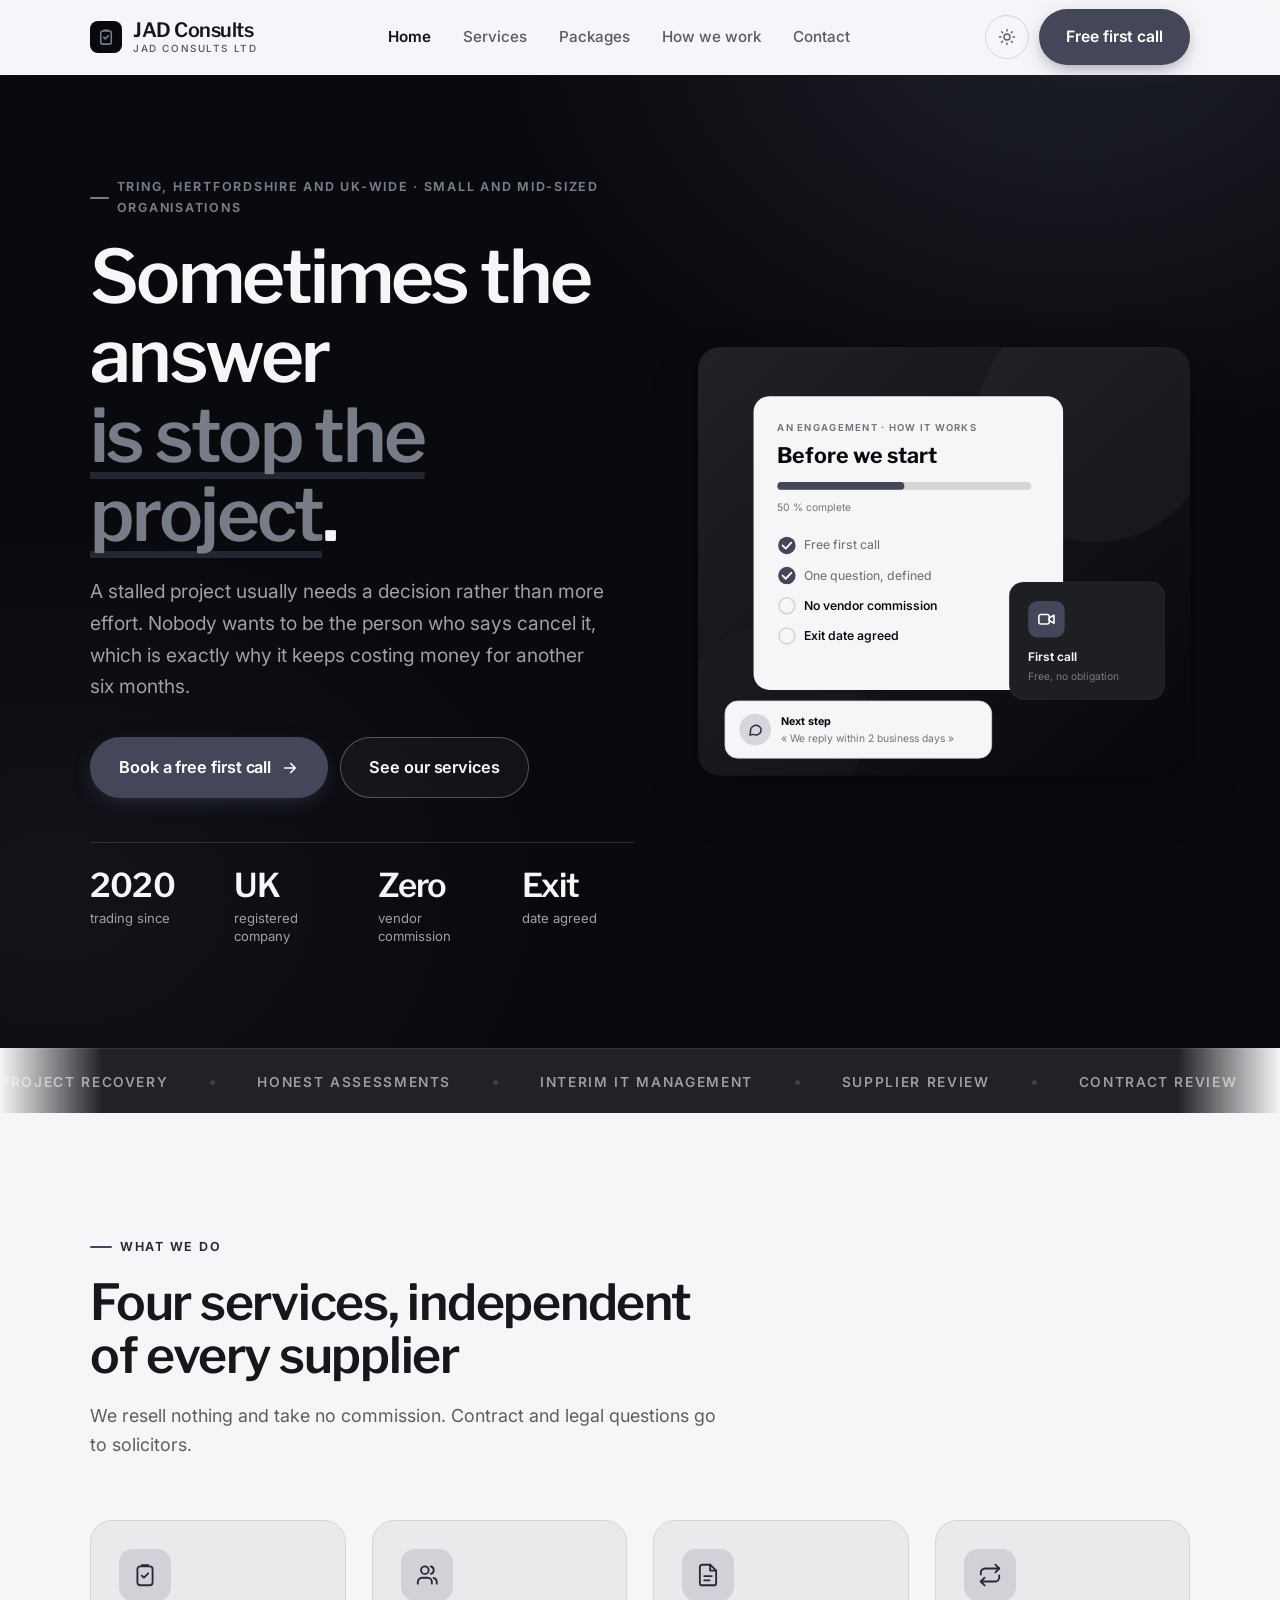
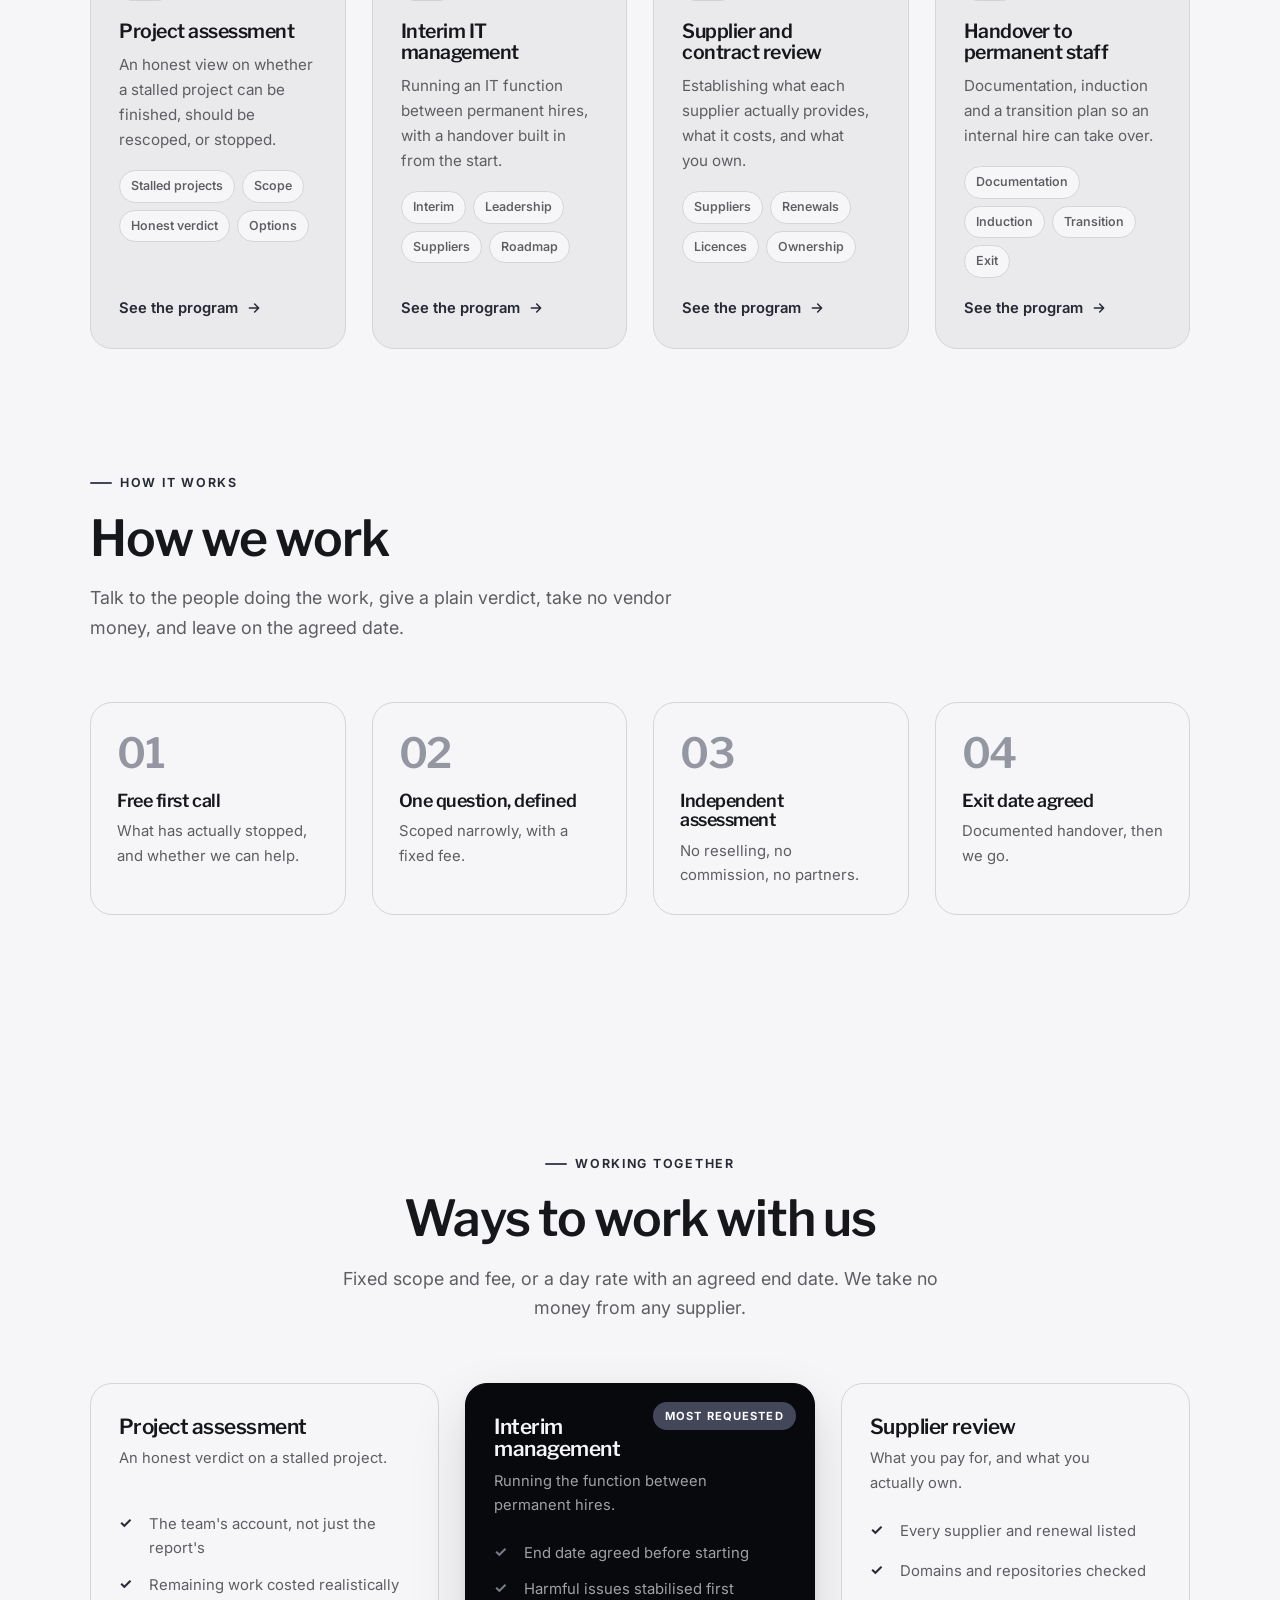
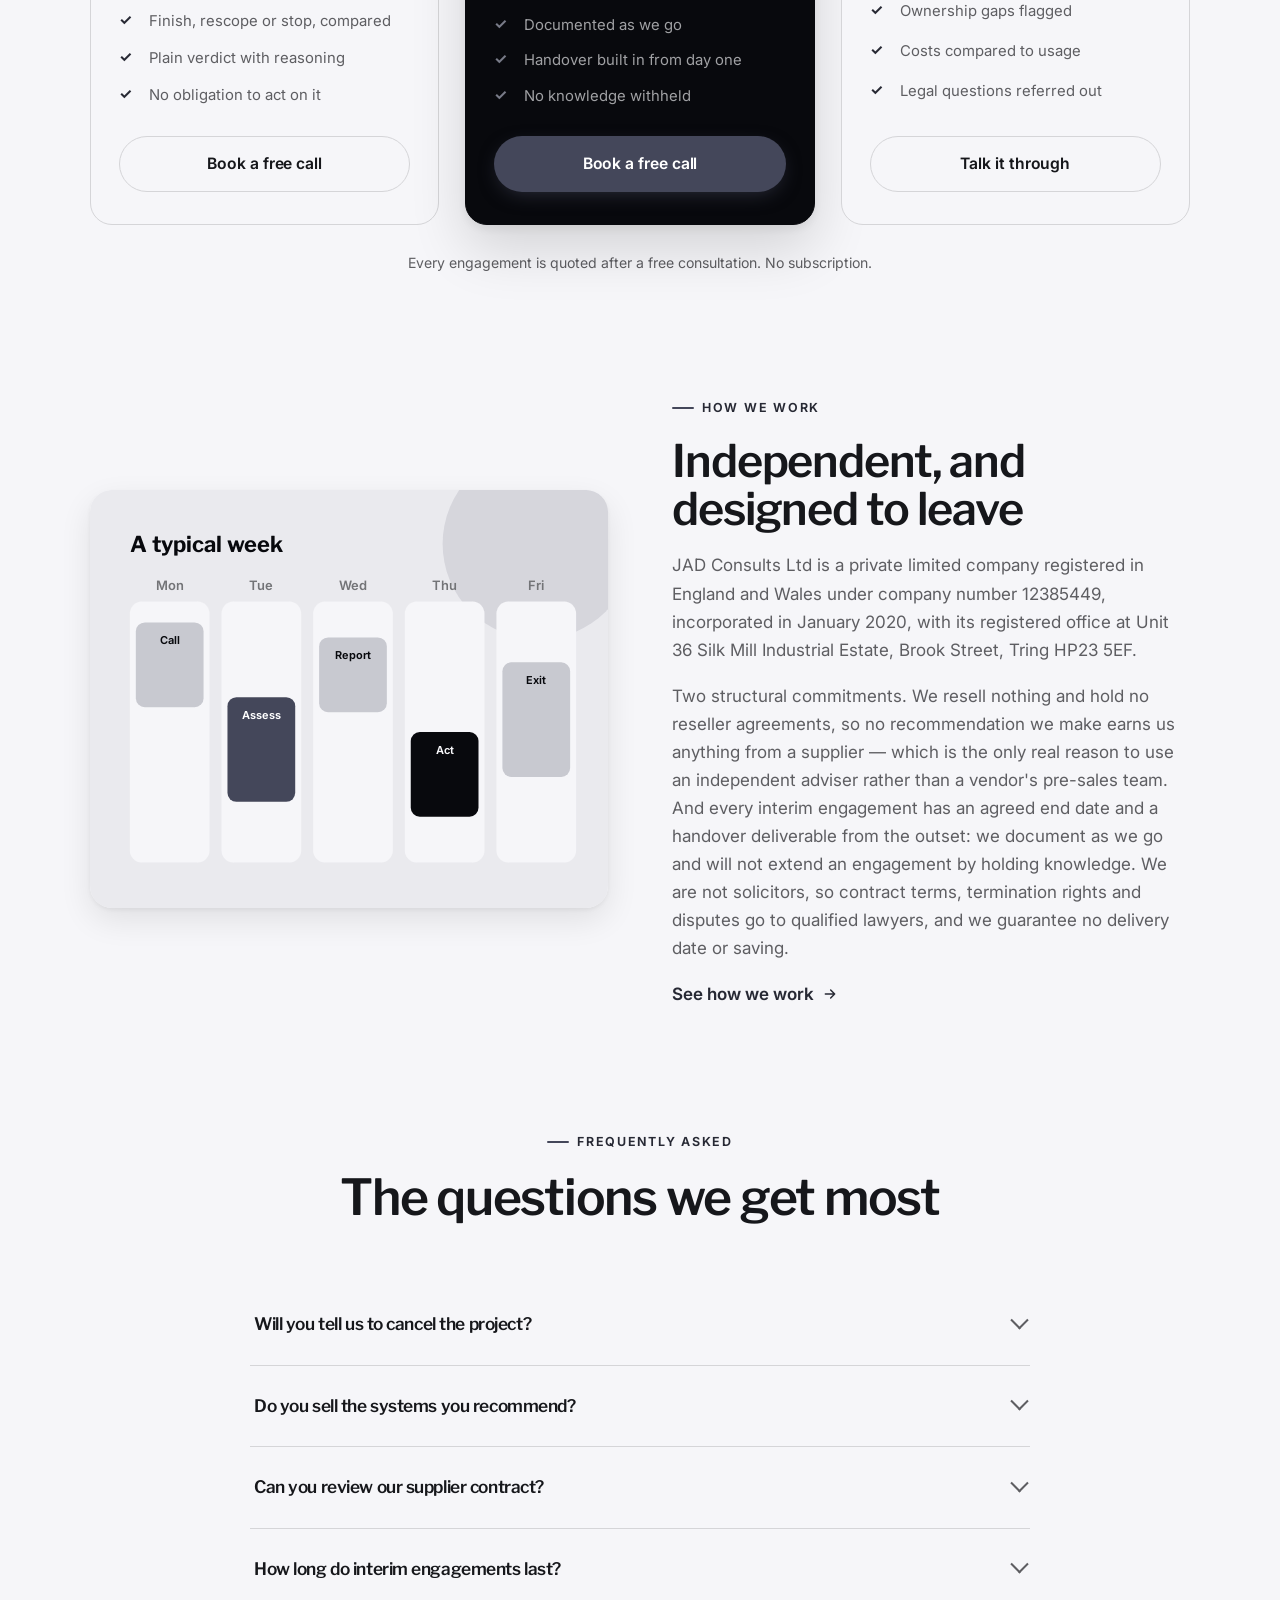
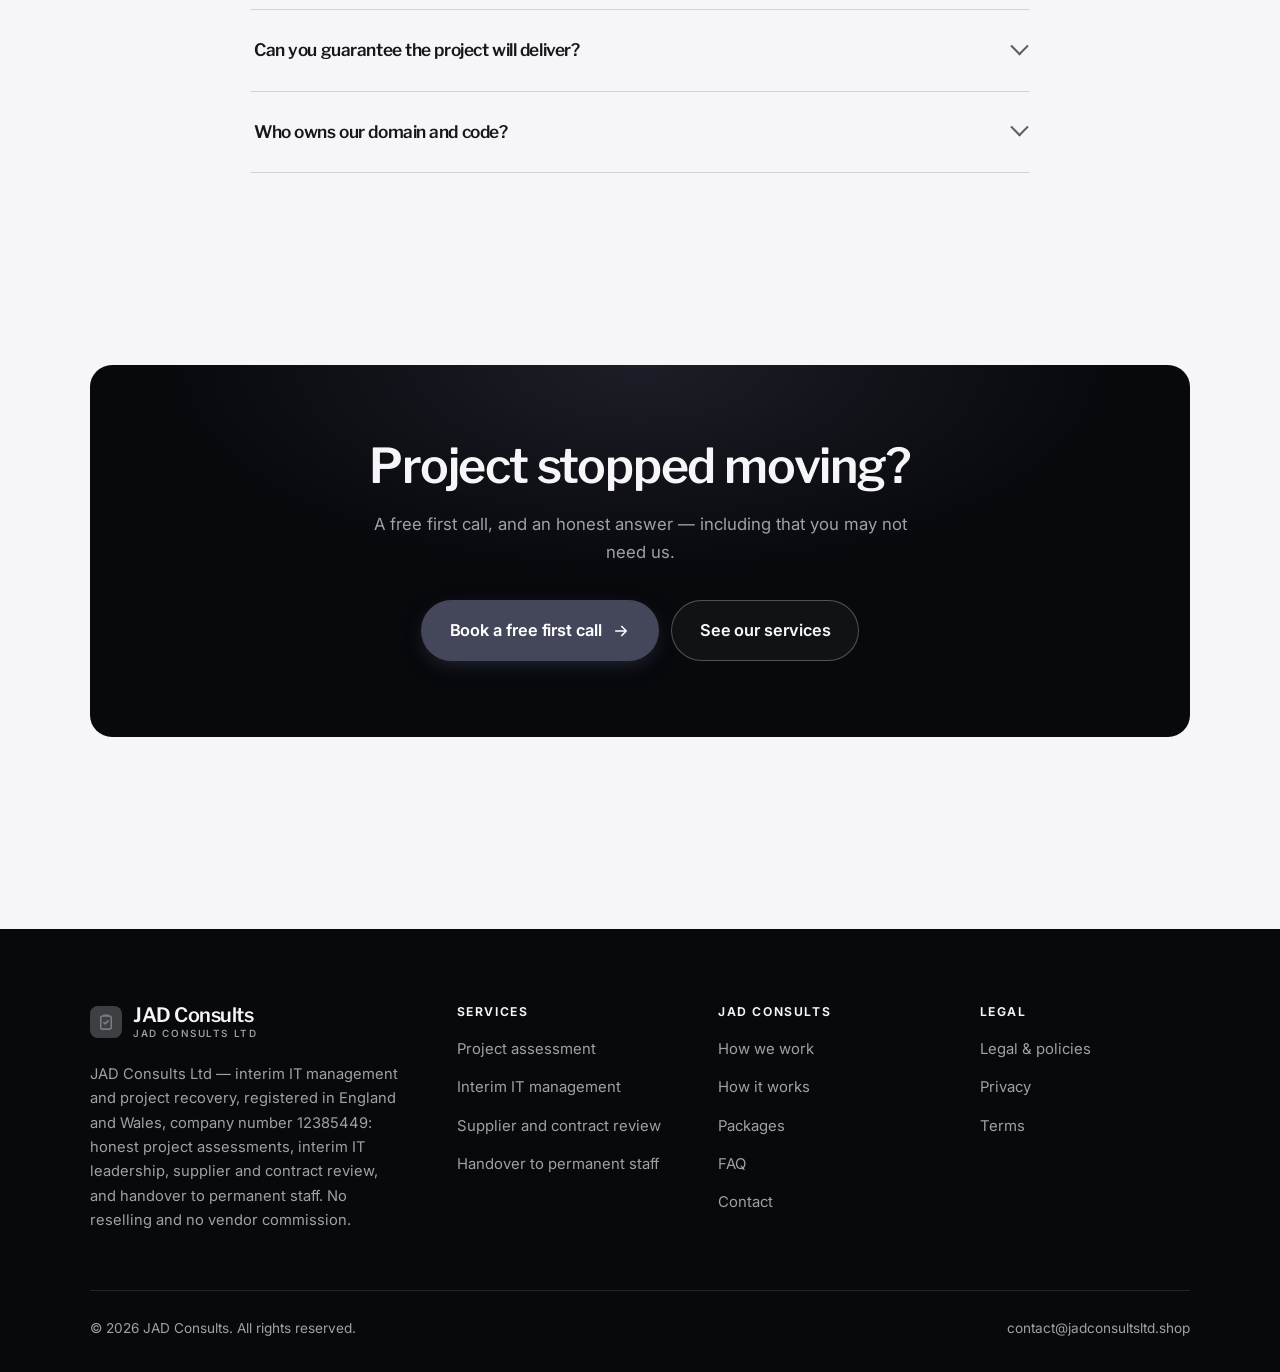
<file: index.html>
<!DOCTYPE html>
<html lang="en" class="no-js">
<head>
<meta charset="utf-8">
<meta name="viewport" content="width=device-width, initial-scale=1">
<title>JAD Consults Ltd — interim IT management and project recovery</title>
<meta name="description" content="JAD Consults Ltd, a Hertfordshire IT consultancy: honest project assessments, interim IT management, supplier and contract review, and handover to permanent staff.">
<link rel="canonical" href="https://jadconsultsltd.shop/">

<meta property="og:type" content="website">
<meta property="og:url" content="https://jadconsultsltd.shop/">
<meta property="og:site_name" content="JAD Consults">
<meta property="og:locale" content="en_US">
<meta property="og:title" content="JAD Consults Ltd — interim IT management and project recovery">
<meta property="og:description" content="JAD Consults Ltd, a Hertfordshire IT consultancy: honest project assessments, interim IT management, supplier and contract review, and handover to permanent staff.">
<meta name="theme-color" content="#08090d">

<link rel="icon" href="assets/img/favicon.svg" type="image/svg+xml">
<link rel="preconnect" href="https://fonts.googleapis.com">
<link rel="preconnect" href="https://fonts.gstatic.com" crossorigin>
<link rel="stylesheet" href="https://fonts.googleapis.com/css2?family=Libre+Franklin:wght@400..700&family=Inter:wght@400..700&display=swap">
<link rel="stylesheet" href="assets/css/style.css">

<!-- Thème appliqué avant le premier rendu (évite le flash) -->
<script>
document.documentElement.classList.remove('no-js');
(function(){try{var t=localStorage.getItem('site-theme');if(t){document.documentElement.setAttribute('data-theme',t);}}catch(e){}})();
</script>
<script type="application/ld+json">
{
  "@context": "https://schema.org",
  "@type": "Organization",
  "name": "JAD Consults",
  "url": "https://jadconsultsltd.shop/",
  "email": "contact@jadconsultsltd.shop",
  "description": "JAD Consults Ltd, a Hertfordshire IT consultancy: honest project assessments, interim IT management, supplier and contract review, and handover to permanent staff.",
  "areaServed": "US",
  "knowsLanguage": "en"
}
</script>
</head>

<body>
<a class="skip-link" href="#main">Skip to main content</a>

<header class="site-header">
  <nav class="wrap nav" aria-label="Main navigation">
    <a class="brand" href="index.html">
      <svg class="brand__mark" viewBox="0 0 64 64" aria-hidden="true">
        <rect class="bm-bg" width="64" height="64" rx="16"/>
        <g class="bm-ic" transform="translate(14 14) scale(1.5)" fill="none" stroke-width="2.1" stroke-linecap="round" stroke-linejoin="round"><rect x="5" y="4" width="14" height="17.5" rx="2.5"/><path d="M9 4V3h6v1M9 12.5l2 2 4-4"/></g>
      </svg>
      <span>JAD Consults<span class="brand__sub">JAD Consults Ltd</span></span>
    </a>

    <ul class="nav__links" id="nav-links">
      <li><a href="index.html" aria-current="page">Home</a></li>
      <li><a href="programs.html">Services</a></li>
      <li><a href="index.html#pricing">Packages</a></li>
      <li><a href="about.html">How we work</a></li>
      <li><a href="contact.html">Contact</a></li>
      <li><a class="btn btn--primary" href="contact.html">Free first call</a></li>
    </ul>

    <div class="nav__cta">
      <button class="theme-toggle" type="button" aria-label="Switch to dark theme">
        <svg class="icon-sun" viewBox="0 0 24 24" fill="none" stroke="currentColor" stroke-width="1.8" stroke-linecap="round" aria-hidden="true"><circle cx="12" cy="12" r="4"/><path d="M12 2v2m0 16v2M2 12h2m16 0h2M4.9 4.9l1.4 1.4m11.4 11.4 1.4 1.4M19.1 4.9l-1.4 1.4M6.3 17.7l-1.4 1.4"/></svg>
        <svg class="icon-moon" viewBox="0 0 24 24" fill="none" stroke="currentColor" stroke-width="1.8" stroke-linecap="round" stroke-linejoin="round" aria-hidden="true"><path d="M21 12.8A9 9 0 1 1 11.2 3a7 7 0 0 0 9.8 9.8z"/></svg>
      </button>
      <a class="btn btn--primary" href="contact.html">Free first call</a>
      <button class="nav__toggle" type="button" aria-expanded="false" aria-controls="nav-links" aria-label="Open menu">
        <svg class="icon-open" viewBox="0 0 24 24" fill="none" stroke="currentColor" stroke-width="2" stroke-linecap="round" aria-hidden="true"><path d="M3 6h18M3 12h18M3 18h18"/></svg>
        <svg class="icon-close" viewBox="0 0 24 24" fill="none" stroke="currentColor" stroke-width="2" stroke-linecap="round" aria-hidden="true"><path d="M6 6l12 12M18 6L6 18"/></svg>
      </button>
    </div>
  </nav>
</header>

<main id="main">

<section class="hero">
  <div class="wrap hero__inner">
    <div>
      <span class="eyebrow hero__eyebrow">Tring, Hertfordshire and UK-wide · Small and mid-sized organisations</span>
      <h1>Sometimes the answer<br> <em>is stop the project</em>.</h1>
      <p class="hero__lede">A stalled project usually needs a decision rather than more effort. Nobody wants to be the person who says cancel it, which is exactly why it keeps costing money for another six months.</p>

      <div class="hero__actions">
        <a class="btn btn--primary btn--lg" href="contact.html">Book a free first call <svg viewBox="0 0 24 24" fill="none" stroke="currentColor" stroke-width="2.2" stroke-linecap="round" stroke-linejoin="round" aria-hidden="true"><path d="M5 12h14M13 6l6 6-6 6"/></svg></a>
        <a class="btn btn--on-dark btn--lg" href="programs.html">See our services</a>
      </div>

      <ul class="hero__proof">
        <li><span class="stat__num">2020</span><span class="stat__label">trading since</span></li>
        <li><span class="stat__num">UK</span><span class="stat__label">registered company</span></li>
        <li><span class="stat__num">Zero</span><span class="stat__label">vendor commission</span></li>
        <li><span class="stat__num">Exit</span><span class="stat__label">date agreed</span></li>
      </ul>
    </div>

    <div class="hero__art">
      <svg viewBox="0 0 620 540" role="img" aria-label="How an engagement with JAD Consults works, from free call to an agreed exit date.">
        <defs>
          <linearGradient id="hbg" x1="0" y1="0" x2="1" y2="1">
            <stop offset="0" stop-color="#212225"/><stop offset="1" stop-color="#06070a"/>
          </linearGradient>
        </defs>
        <rect width="620" height="540" rx="22" fill="url(#hbg)"/>
        <circle cx="500" cy="96" r="150" fill="#44475a" opacity=".16"/>
        <circle cx="96" cy="470" r="120" fill="#44475a" opacity=".08"/>

        <g style="font-family: var(--font-body)">
          <!-- Carte programme -->
          <rect x="70" y="62" width="390" height="370" rx="20" fill="#f6f6f9"/>
          <text x="100" y="106" font-size="12" font-weight="650" letter-spacing="1.6" fill="#737477">AN ENGAGEMENT · HOW IT WORKS</text>
          <text x="100" y="146" font-size="27" font-weight="700" fill="#08090d" style="font-family: var(--font-display)">Before we start</text>
          <rect x="100" y="170" width="320" height="10" rx="5" fill="#d5d5d8"/>
          <rect x="100" y="170" width="160" height="10" rx="5" fill="#44475a"/>
          <text x="100" y="206" font-size="13" fill="#737477">50 % complete</text>
          <circle cx="112" cy="250" r="11" fill="#44475a"/><path d="M106.5 250l4 4 7-7.5" fill="none" stroke="#ffffff" stroke-width="2.4" stroke-linecap="round" stroke-linejoin="round"/><text x="134" y="255" font-size="15.5" fill="#737477" font-weight="450">Free first call</text>
          <circle cx="112" cy="288" r="11" fill="#44475a"/><path d="M106.5 288l4 4 7-7.5" fill="none" stroke="#ffffff" stroke-width="2.4" stroke-linecap="round" stroke-linejoin="round"/><text x="134" y="293" font-size="15.5" fill="#737477" font-weight="450">One question, defined</text>
          <circle cx="112" cy="326" r="10" fill="none" stroke="#d5d5d8" stroke-width="2"/><text x="134" y="331" font-size="15.5" fill="#08090d" font-weight="560">No vendor commission</text>
          <circle cx="112" cy="364" r="10" fill="none" stroke="#d5d5d8" stroke-width="2"/><text x="134" y="369" font-size="15.5" fill="#08090d" font-weight="560">Exit date agreed</text>

          <!-- Carte séance -->
          <rect x="392" y="296" width="196" height="148" rx="18" fill="#1e1f23" stroke="#ffffff" stroke-opacity=".08"/>
          <rect x="416" y="320" width="46" height="46" rx="12" fill="#44475a"/>
          <g transform="translate(427 331)" fill="none" stroke="#ffffff" color="#ffffff" stroke-width="2" stroke-linecap="round" stroke-linejoin="round"><rect x="2.5" y="6" width="13" height="12" rx="2.5"/><path d="M15.5 10.5 21.5 7v10l-6-3.5z"/></g>
          <text x="416" y="396" font-size="15" font-weight="650" fill="#f6f6f9">First call</text>
          <text x="416" y="420" font-size="13" fill="#787b88">Free, no obligation</text>

          <!-- Retour du coach -->
          <rect x="34" y="446" width="336" height="72" rx="16" fill="#f6f6f9" stroke="#d5d5d8"/>
          <circle cx="72" cy="482" r="20" fill="#d6d7dc"/>
          <g transform="translate(62 472) scale(.84)" fill="none" stroke="#2c2e3b" stroke-width="2.2" stroke-linecap="round" stroke-linejoin="round"><path d="M21 12a8 8 0 0 1-11.6 7.1L4 20l1-4.6A8 8 0 1 1 21 12z"/></g>
          <text x="104" y="476" font-size="13.5" font-weight="700" fill="#08090d">Next step</text>
          <text x="104" y="498" font-size="13" fill="#737477">« We reply within 2 business days »</text>
        </g>
      </svg>
    </div>
  </div>
</section>

<div class="marquee" aria-hidden="true">
  <div class="marquee__track"><span>Project recovery</span><span>Honest assessments</span><span>Interim IT management</span><span>Supplier review</span><span>Contract review</span><span>Handover</span><span>No reselling</span><span>Fixed scope</span><span>Agreed exit</span><span>Independent</span><span>Project recovery</span><span>Honest assessments</span><span>Interim IT management</span><span>Supplier review</span><span>Contract review</span><span>Handover</span><span>No reselling</span><span>Fixed scope</span><span>Agreed exit</span><span>Independent</span></div>
</div>

<section class="section wrap" id="programs">
  <div class="section-head reveal">
    <span class="eyebrow">What we do</span>
    <h2>Four services, independent of every supplier</h2>
    <p>We resell nothing and take no commission. Contract and legal questions go to solicitors.</p>
  </div>
  <div class="grid grid--4 reveal-group">
    <a class="card" href="programs.html#assessment">
      <div class="card__icon"><svg viewBox="0 0 24 24" fill="none" stroke="currentColor" stroke-width="1.7" stroke-linecap="round" stroke-linejoin="round" aria-hidden="true"><rect x="5" y="4" width="14" height="17.5" rx="2.5"/><path d="M9 4V3h6v1M9 12.5l2 2 4-4"/></svg></div>
      <h3>Project assessment</h3>
      <p>An honest view on whether a stalled project can be finished, should be rescoped, or stopped.</p>
      <ul class="tags"><li>Stalled projects</li><li>Scope</li><li>Honest verdict</li><li>Options</li></ul>
      <span class="arrow-link">See the program <svg viewBox="0 0 24 24" fill="none" stroke="currentColor" stroke-width="2.2" stroke-linecap="round" stroke-linejoin="round" aria-hidden="true"><path d="M5 12h14M13 6l6 6-6 6"/></svg></span>
    </a>
    <a class="card" href="programs.html#interim">
      <div class="card__icon"><svg viewBox="0 0 24 24" fill="none" stroke="currentColor" stroke-width="1.7" stroke-linecap="round" stroke-linejoin="round" aria-hidden="true"><path d="M16.5 20v-1.5a4 4 0 0 0-4-4h-5a4 4 0 0 0-4 4V20"/><circle cx="10" cy="7.5" r="3.5"/><path d="M21 20v-1.5a4 4 0 0 0-3-3.9M15.5 4.1a3.5 3.5 0 0 1 0 6.8"/></svg></div>
      <h3>Interim IT management</h3>
      <p>Running an IT function between permanent hires, with a handover built in from the start.</p>
      <ul class="tags"><li>Interim</li><li>Leadership</li><li>Suppliers</li><li>Roadmap</li></ul>
      <span class="arrow-link">See the program <svg viewBox="0 0 24 24" fill="none" stroke="currentColor" stroke-width="2.2" stroke-linecap="round" stroke-linejoin="round" aria-hidden="true"><path d="M5 12h14M13 6l6 6-6 6"/></svg></span>
    </a>
    <a class="card" href="programs.html#suppliers">
      <div class="card__icon"><svg viewBox="0 0 24 24" fill="none" stroke="currentColor" stroke-width="1.7" stroke-linecap="round" stroke-linejoin="round" aria-hidden="true"><path d="M14 2.5H6.5A2 2 0 0 0 4.5 4.5v15a2 2 0 0 0 2 2h11a2 2 0 0 0 2-2V8z"/><path d="M14 2.5V8h5.5M8.5 13h7M8.5 17h5"/></svg></div>
      <h3>Supplier and contract review</h3>
      <p>Establishing what each supplier actually provides, what it costs, and what you own.</p>
      <ul class="tags"><li>Suppliers</li><li>Renewals</li><li>Licences</li><li>Ownership</li></ul>
      <span class="arrow-link">See the program <svg viewBox="0 0 24 24" fill="none" stroke="currentColor" stroke-width="2.2" stroke-linecap="round" stroke-linejoin="round" aria-hidden="true"><path d="M5 12h14M13 6l6 6-6 6"/></svg></span>
    </a>
    <a class="card" href="programs.html#handover">
      <div class="card__icon"><svg viewBox="0 0 24 24" fill="none" stroke="currentColor" stroke-width="1.7" stroke-linecap="round" stroke-linejoin="round" aria-hidden="true"><path d="M17 2.5l3.5 3.5L17 9.5"/><path d="M3.5 11.5V10A4 4 0 0 1 7.5 6h13M7 21.5 3.5 18 7 14.5"/><path d="M20.5 12.5V14a4 4 0 0 1-4 4h-13"/></svg></div>
      <h3>Handover to permanent staff</h3>
      <p>Documentation, induction and a transition plan so an internal hire can take over.</p>
      <ul class="tags"><li>Documentation</li><li>Induction</li><li>Transition</li><li>Exit</li></ul>
      <span class="arrow-link">See the program <svg viewBox="0 0 24 24" fill="none" stroke="currentColor" stroke-width="2.2" stroke-linecap="round" stroke-linejoin="round" aria-hidden="true"><path d="M5 12h14M13 6l6 6-6 6"/></svg></span>
    </a>
  </div>
</section>

<section class="section section--flush wrap" id="how-it-works">
  <div class="section-head reveal">
    <span class="eyebrow">How it works</span>
    <h2>How we work</h2>
    <p>Talk to the people doing the work, give a plain verdict, take no vendor money, and leave on the agreed date.</p>
  </div>
  <div class="grid grid--4 steps reveal-group">
    <article class="step">
      <h3>Free first call</h3>
      <p>What has actually stopped, and whether we can help.</p>
    </article>
    <article class="step">
      <h3>One question, defined</h3>
      <p>Scoped narrowly, with a fixed fee.</p>
    </article>
    <article class="step">
      <h3>Independent assessment</h3>
      <p>No reselling, no commission, no partners.</p>
    </article>
    <article class="step">
      <h3>Exit date agreed</h3>
      <p>Documented handover, then we go.</p>
    </article>
  </div>
</section>

<section class="section wrap" id="pricing">
  <div class="section-head section-head--center reveal">
    <span class="eyebrow">Working together</span>
    <h2>Ways to work with us</h2>
    <p>Fixed scope and fee, or a day rate with an agreed end date. We take no money from any supplier.</p>
  </div>
  <div class="grid grid--3 plans reveal-group">
    <article class="plan">
      
      <h3>Project assessment</h3>
      <p class="plan__desc">An honest verdict on a stalled project.</p>
      
      <ul class="plan__features">
        <li>The team's account, not just the report's</li>
        <li>Remaining work costed realistically</li>
        <li>Finish, rescope or stop, compared</li>
        <li>Plain verdict with reasoning</li>
        <li>No obligation to act on it</li>
      </ul>
      <a class="btn btn--ghost btn--block" href="contact.html">Book a free call</a>
    </article>
    <article class="plan plan--featured">
      <span class="plan__tag">Most requested</span>
      <h3>Interim management</h3>
      <p class="plan__desc">Running the function between permanent hires.</p>
      
      <ul class="plan__features">
        <li>End date agreed before starting</li>
        <li>Harmful issues stabilised first</li>
        <li>Documented as we go</li>
        <li>Handover built in from day one</li>
        <li>No knowledge withheld</li>
      </ul>
      <a class="btn btn--primary btn--block" href="contact.html">Book a free call</a>
    </article>
    <article class="plan">
      
      <h3>Supplier review</h3>
      <p class="plan__desc">What you pay for, and what you actually own.</p>
      
      <ul class="plan__features">
        <li>Every supplier and renewal listed</li>
        <li>Domains and repositories checked</li>
        <li>Ownership gaps flagged</li>
        <li>Costs compared to usage</li>
        <li>Legal questions referred out</li>
      </ul>
      <a class="btn btn--ghost btn--block" href="contact.html">Talk it through</a>
    </article>
  </div>
  <p class="plans-note">Every engagement is quoted after a free consultation. No subscription.</p>
</section>

<section class="section section--flush wrap">
  <div class="split reveal">
    <div class="split__art">
      <svg viewBox="0 0 520 420" role="img" aria-label="Example of a typical week: Call, Assess, Report, Act, Exit.">
        <rect width="520" height="420" rx="20" fill="#eaeaee"/>
        <circle cx="450" cy="54" r="96" fill="#44475a" opacity=".12"/>
        <g style="font-family: var(--font-body)">
        <text x="40" y="62" font-size="22" font-weight="700" fill="#08090d" style="font-family: var(--font-display)">A typical week</text>
        <text x="80" y="100" text-anchor="middle" font-size="13" font-weight="600" fill="#737477">Mon</text>
        <rect x="40" y="112" width="80" height="262" rx="12" fill="#f6f6f9"/>
        <rect x="46" y="133" width="68" height="85" rx="9" fill="#c8c9d0"/>
        <text x="80" y="155" text-anchor="middle" font-size="11" font-weight="650" fill="#08090d">Call</text>
        <text x="172" y="100" text-anchor="middle" font-size="13" font-weight="600" fill="#737477">Tue</text>
        <rect x="132" y="112" width="80" height="262" rx="12" fill="#f6f6f9"/>
        <rect x="138" y="208" width="68" height="105" rx="9" fill="#44475a"/>
        <text x="172" y="230" text-anchor="middle" font-size="11" font-weight="650" fill="#ffffff">Assess</text>
        <text x="264" y="100" text-anchor="middle" font-size="13" font-weight="600" fill="#737477">Wed</text>
        <rect x="224" y="112" width="80" height="262" rx="12" fill="#f6f6f9"/>
        <rect x="230" y="148" width="68" height="75" rx="9" fill="#c8c9d0"/>
        <text x="264" y="170" text-anchor="middle" font-size="11" font-weight="650" fill="#08090d">Report</text>
        <text x="356" y="100" text-anchor="middle" font-size="13" font-weight="600" fill="#737477">Thu</text>
        <rect x="316" y="112" width="80" height="262" rx="12" fill="#f6f6f9"/>
        <rect x="322" y="243" width="68" height="85" rx="9" fill="#08090d"/>
        <text x="356" y="265" text-anchor="middle" font-size="11" font-weight="650" fill="#f6f6f9">Act</text>
        <text x="448" y="100" text-anchor="middle" font-size="13" font-weight="600" fill="#737477">Fri</text>
        <rect x="408" y="112" width="80" height="262" rx="12" fill="#f6f6f9"/>
        <rect x="414" y="173" width="68" height="115" rx="9" fill="#c8c9d0"/>
        <text x="448" y="195" text-anchor="middle" font-size="11" font-weight="650" fill="#08090d">Exit</text>
        </g>
      </svg>
    </div>
    <div>
      <span class="eyebrow">How we work</span>
      <h2>Independent, and designed to leave</h2>
      <p>JAD Consults Ltd is a private limited company registered in England and Wales under company number 12385449, incorporated in January 2020, with its registered office at Unit 36 Silk Mill Industrial Estate, Brook Street, Tring HP23 5EF.</p>
      <p>Two structural commitments. We resell nothing and hold no reseller agreements, so no recommendation we make earns us anything from a supplier — which is the only real reason to use an independent adviser rather than a vendor's pre-sales team. And every interim engagement has an agreed end date and a handover deliverable from the outset: we document as we go and will not extend an engagement by holding knowledge. We are not solicitors, so contract terms, termination rights and disputes go to qualified lawyers, and we guarantee no delivery date or saving.</p>
      <p><a class="arrow-link" href="about.html">See how we work <svg viewBox="0 0 24 24" fill="none" stroke="currentColor" stroke-width="2.2" stroke-linecap="round" stroke-linejoin="round" aria-hidden="true"><path d="M5 12h14M13 6l6 6-6 6"/></svg></a></p>
    </div>
  </div>
</section>

<section class="section section--flush wrap" id="faq">
  <div class="section-head section-head--center reveal">
    <span class="eyebrow">Frequently asked</span>
    <h2>The questions we get most</h2>
  </div>
  <div class="faq reveal">
    <details>
      <summary>Will you tell us to cancel the project?</summary>
      <p>If that is the honest answer, yes. It is usually the cheapest option by the time an outside view is being sought, and it is the thing internal teams find hardest to say out loud.</p>
    </details>
    <details>
      <summary>Do you sell the systems you recommend?</summary>
      <p>No. We hold no reseller agreements and take no commission, referral fee or incentive from any supplier. It is the whole reason to use someone independent.</p>
    </details>
    <details>
      <summary>Can you review our supplier contract?</summary>
      <p>We can tell you what the supplier actually provides, what it costs and what you own. Whether a clause is enforceable, or how to terminate, is a legal question for a solicitor and we will say so.</p>
    </details>
    <details>
      <summary>How long do interim engagements last?</summary>
      <p>As agreed at the start, typically three to nine months, with a handover deliverable from day one. Interim work that quietly becomes permanent has failed, however convenient it is for us.</p>
    </details>
    <details>
      <summary>Can you guarantee the project will deliver?</summary>
      <p>No. Too much depends on decisions, people and suppliers outside our control. We will give you a realistic view and report honestly when it slips.</p>
    </details>
    <details>
      <summary>Who owns our domain and code?</summary>
      <p>Worth finding out before you need to know. Organisations routinely discover a supplier holds the domain or repository only when trying to leave, which is exactly when it is most expensive.</p>
    </details>
  </div>
</section>

<section class="wrap section--tight">
  <div class="cta-band reveal">
    <h2>Project stopped moving?</h2>
    <p>A free first call, and an honest answer — including that you may not need us.</p>
    <div class="hero__actions">
      <a class="btn btn--primary btn--lg" href="contact.html">Book a free first call <svg viewBox="0 0 24 24" fill="none" stroke="currentColor" stroke-width="2.2" stroke-linecap="round" stroke-linejoin="round" aria-hidden="true"><path d="M5 12h14M13 6l6 6-6 6"/></svg></a>
      <a class="btn btn--on-dark btn--lg" href="programs.html">See our services</a>
    </div>
  </div>
</section>

</main>

<footer class="site-footer">
  <div class="wrap">
    <div class="footer__grid">
      <div class="footer__brand">
        <a class="brand" href="index.html">
          <svg class="brand__mark" viewBox="0 0 64 64" aria-hidden="true">
        <rect class="bm-bg" width="64" height="64" rx="16"/>
        <g class="bm-ic" transform="translate(14 14) scale(1.5)" fill="none" stroke-width="2.1" stroke-linecap="round" stroke-linejoin="round"><rect x="5" y="4" width="14" height="17.5" rx="2.5"/><path d="M9 4V3h6v1M9 12.5l2 2 4-4"/></g>
      </svg>
          <span>JAD Consults<span class="brand__sub">JAD Consults Ltd</span></span>
        </a>
        <p>JAD Consults Ltd — interim IT management and project recovery, registered in England and Wales, company number 12385449: honest project assessments, interim IT leadership, supplier and contract review, and handover to permanent staff. No reselling and no vendor commission.</p>
      </div>

      <div class="footer__col">
        <h4>Services</h4>
        <ul>
          <li><a href="programs.html#assessment">Project assessment</a></li>
          <li><a href="programs.html#interim">Interim IT management</a></li>
          <li><a href="programs.html#suppliers">Supplier and contract review</a></li>
          <li><a href="programs.html#handover">Handover to permanent staff</a></li>
        </ul>
      </div>

      <div class="footer__col">
        <h4>JAD Consults</h4>
        <ul>
          <li><a href="about.html">How we work</a></li>
          <li><a href="index.html#how-it-works">How it works</a></li>
          <li><a href="index.html#pricing">Packages</a></li>
          <li><a href="index.html#faq">FAQ</a></li>
          <li><a href="contact.html">Contact</a></li>
        </ul>
      </div>

      <div class="footer__col">
        <h4>Legal</h4>
        <ul>
          <li><a href="legal.html">Legal &amp; policies</a></li>
          <li><a href="legal.html#privacy">Privacy</a></li>
          <li><a href="legal.html#terms">Terms</a></li>
        </ul>
      </div>
    </div>

    <div class="footer__bottom">
      <p>© <span data-year>2026</span> JAD Consults. All rights reserved.</p>
      <p><a href="mailto:contact@jadconsultsltd.shop">contact@jadconsultsltd.shop</a></p>
    </div>
  </div>
</footer>

<script src="assets/js/main.js" defer></script>
</body>
</html>
</file>
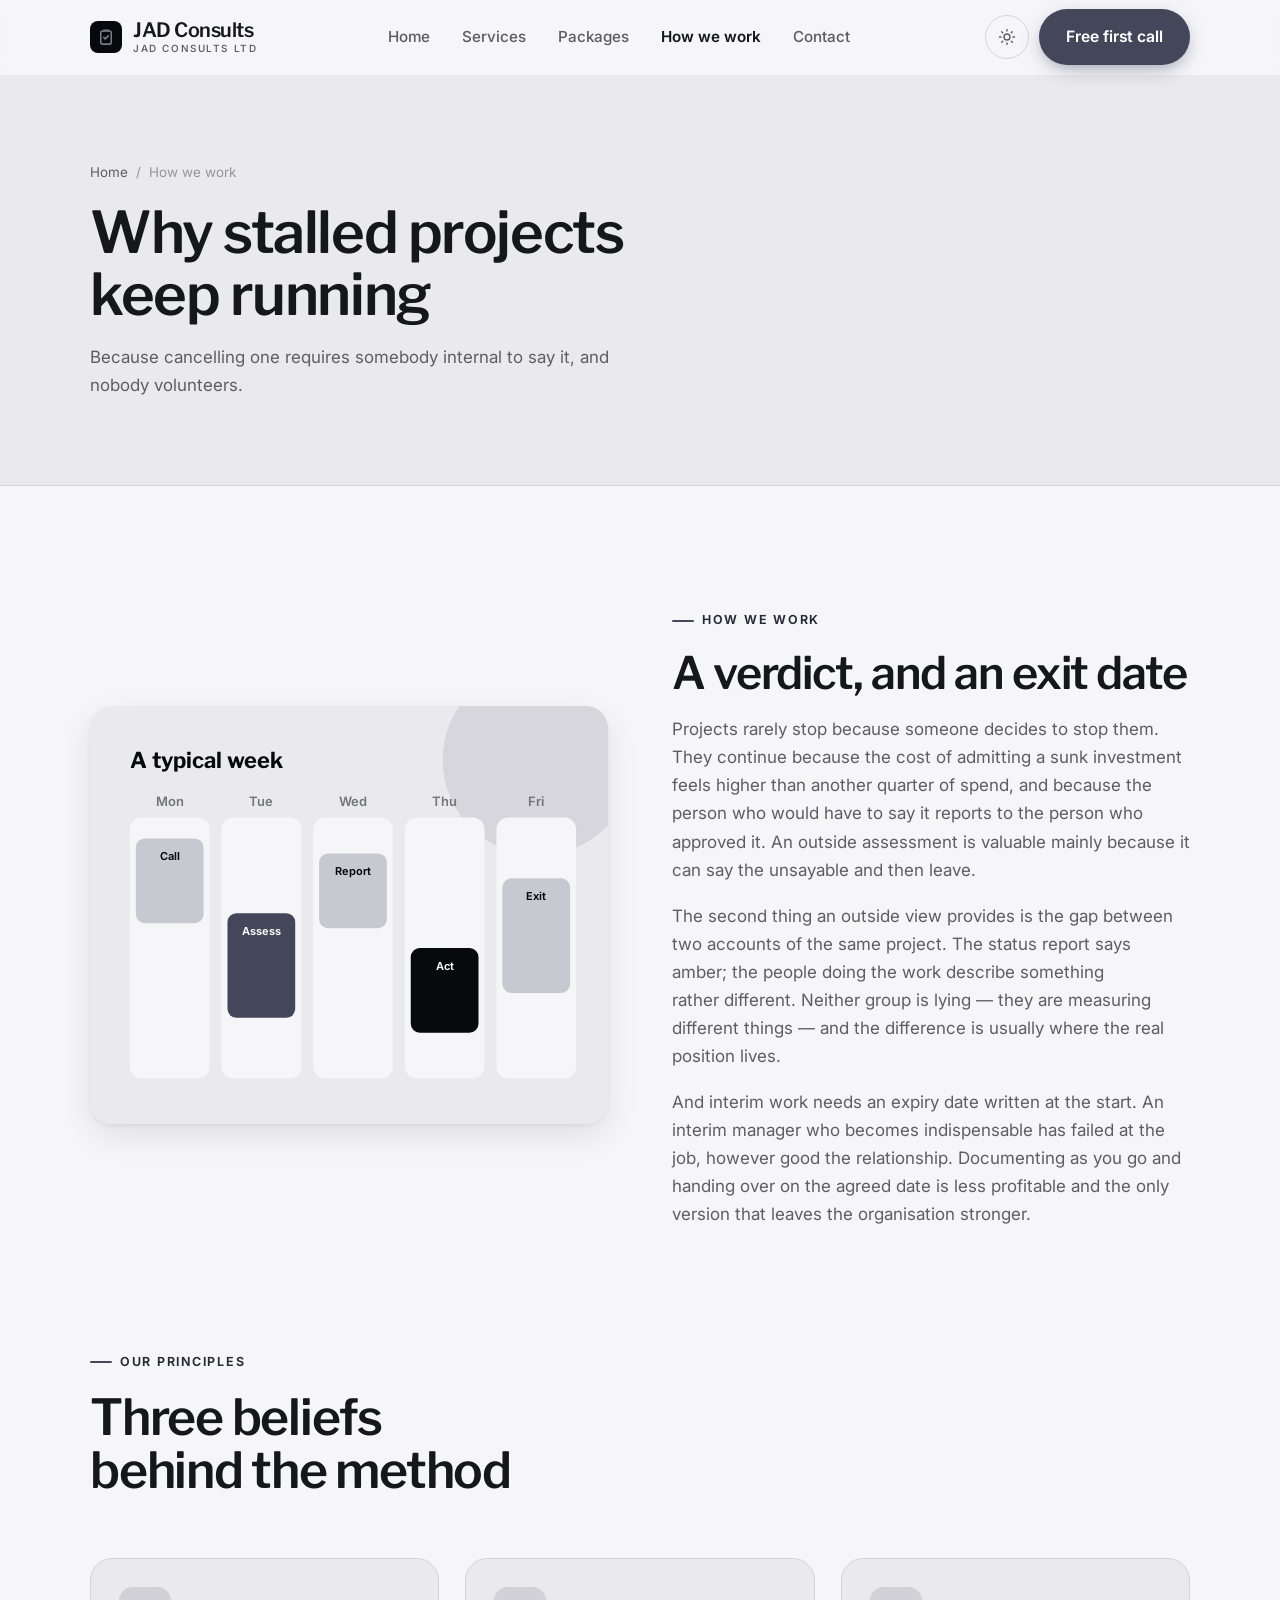
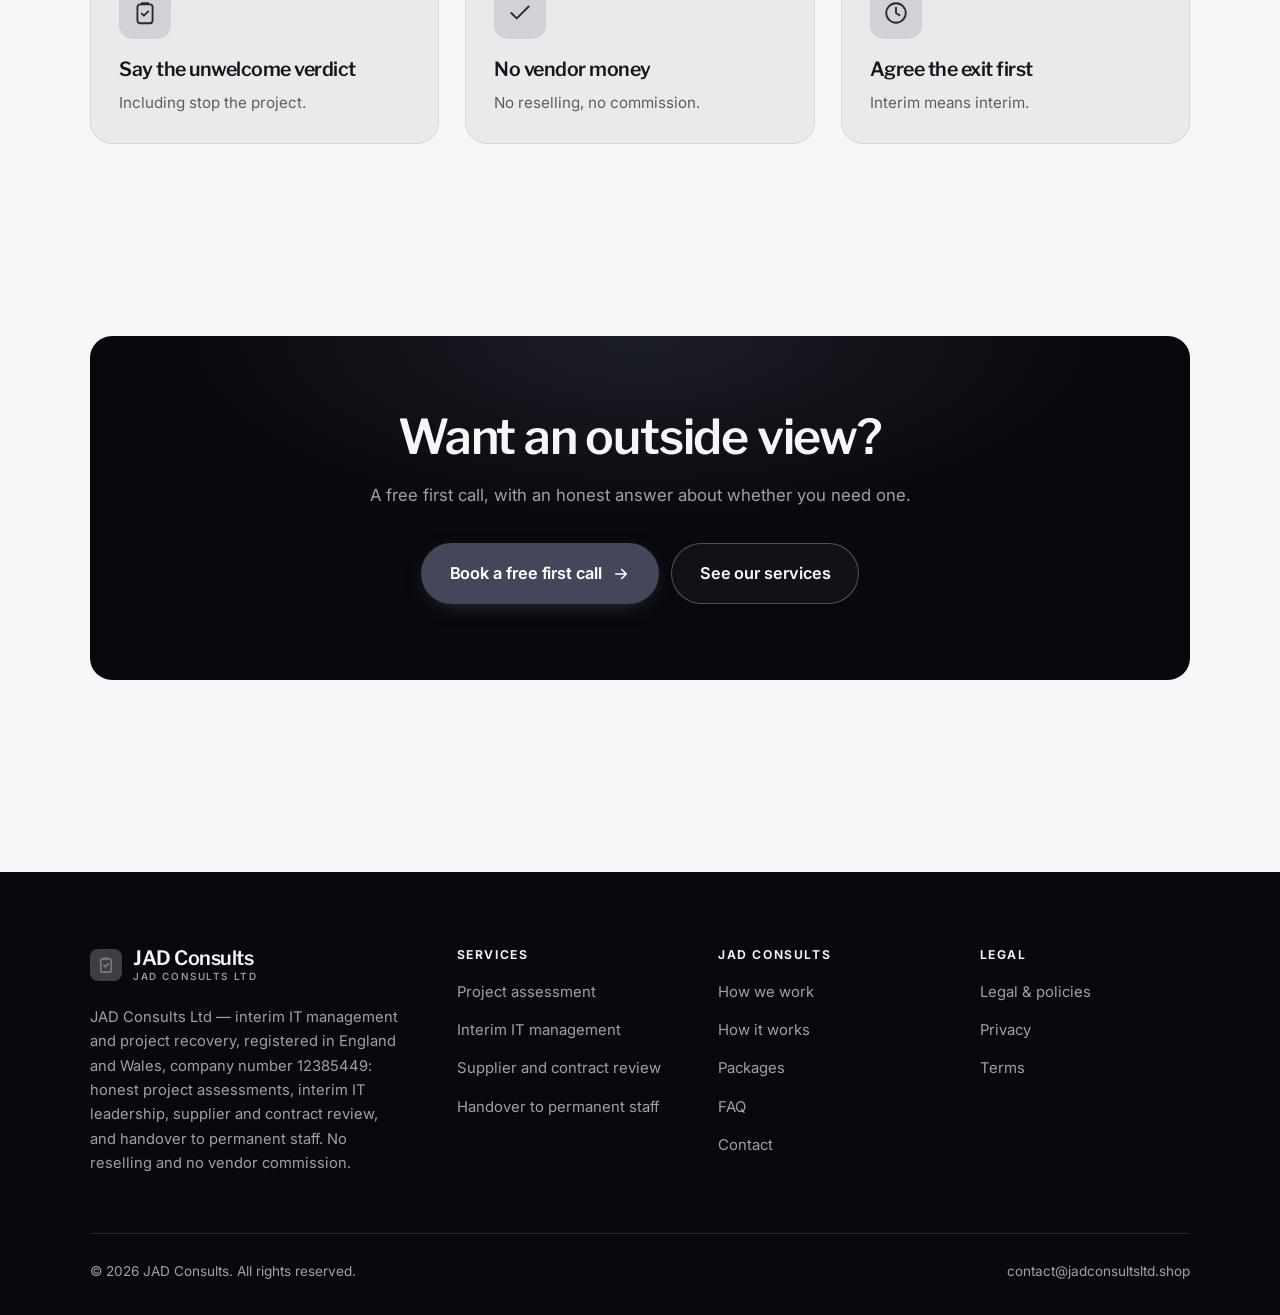
<file: about.html>
<!DOCTYPE html>
<html lang="en" class="no-js">
<head>
<meta charset="utf-8">
<meta name="viewport" content="width=device-width, initial-scale=1">
<title>How we work — JAD Consults</title>
<meta name="description" content="About JAD Consults Ltd, interim IT management and project recovery in Hertfordshire, company number 12385449.">
<link rel="canonical" href="https://jadconsultsltd.shop/about.html">

<meta property="og:type" content="website">
<meta property="og:url" content="https://jadconsultsltd.shop/about.html">
<meta property="og:site_name" content="JAD Consults">
<meta property="og:locale" content="en_US">
<meta property="og:title" content="How we work — JAD Consults">
<meta property="og:description" content="About JAD Consults Ltd, interim IT management and project recovery in Hertfordshire, company number 12385449.">
<meta name="theme-color" content="#08090d">

<link rel="icon" href="assets/img/favicon.svg" type="image/svg+xml">
<link rel="preconnect" href="https://fonts.googleapis.com">
<link rel="preconnect" href="https://fonts.gstatic.com" crossorigin>
<link rel="stylesheet" href="https://fonts.googleapis.com/css2?family=Libre+Franklin:wght@400..700&family=Inter:wght@400..700&display=swap">
<link rel="stylesheet" href="assets/css/style.css">

<!-- Thème appliqué avant le premier rendu (évite le flash) -->
<script>
document.documentElement.classList.remove('no-js');
(function(){try{var t=localStorage.getItem('site-theme');if(t){document.documentElement.setAttribute('data-theme',t);}}catch(e){}})();
</script>
</head>

<body>
<a class="skip-link" href="#main">Skip to main content</a>

<header class="site-header">
  <nav class="wrap nav" aria-label="Main navigation">
    <a class="brand" href="index.html">
      <svg class="brand__mark" viewBox="0 0 64 64" aria-hidden="true">
        <rect class="bm-bg" width="64" height="64" rx="16"/>
        <g class="bm-ic" transform="translate(14 14) scale(1.5)" fill="none" stroke-width="2.1" stroke-linecap="round" stroke-linejoin="round"><rect x="5" y="4" width="14" height="17.5" rx="2.5"/><path d="M9 4V3h6v1M9 12.5l2 2 4-4"/></g>
      </svg>
      <span>JAD Consults<span class="brand__sub">JAD Consults Ltd</span></span>
    </a>

    <ul class="nav__links" id="nav-links">
      <li><a href="index.html">Home</a></li>
      <li><a href="programs.html">Services</a></li>
      <li><a href="index.html#pricing">Packages</a></li>
      <li><a href="about.html" aria-current="page">How we work</a></li>
      <li><a href="contact.html">Contact</a></li>
      <li><a class="btn btn--primary" href="contact.html">Free first call</a></li>
    </ul>

    <div class="nav__cta">
      <button class="theme-toggle" type="button" aria-label="Switch to dark theme">
        <svg class="icon-sun" viewBox="0 0 24 24" fill="none" stroke="currentColor" stroke-width="1.8" stroke-linecap="round" aria-hidden="true"><circle cx="12" cy="12" r="4"/><path d="M12 2v2m0 16v2M2 12h2m16 0h2M4.9 4.9l1.4 1.4m11.4 11.4 1.4 1.4M19.1 4.9l-1.4 1.4M6.3 17.7l-1.4 1.4"/></svg>
        <svg class="icon-moon" viewBox="0 0 24 24" fill="none" stroke="currentColor" stroke-width="1.8" stroke-linecap="round" stroke-linejoin="round" aria-hidden="true"><path d="M21 12.8A9 9 0 1 1 11.2 3a7 7 0 0 0 9.8 9.8z"/></svg>
      </button>
      <a class="btn btn--primary" href="contact.html">Free first call</a>
      <button class="nav__toggle" type="button" aria-expanded="false" aria-controls="nav-links" aria-label="Open menu">
        <svg class="icon-open" viewBox="0 0 24 24" fill="none" stroke="currentColor" stroke-width="2" stroke-linecap="round" aria-hidden="true"><path d="M3 6h18M3 12h18M3 18h18"/></svg>
        <svg class="icon-close" viewBox="0 0 24 24" fill="none" stroke="currentColor" stroke-width="2" stroke-linecap="round" aria-hidden="true"><path d="M6 6l12 12M18 6L6 18"/></svg>
      </button>
    </div>
  </nav>
</header>

<main id="main">

<section class="page-head">
  <div class="wrap">
    <nav class="breadcrumb" aria-label="Breadcrumb">
      <a href="index.html">Home</a><span>/</span><span aria-current="page">How we work</span>
    </nav>
    <h1>Why stalled projects keep running</h1>
    <p>Because cancelling one requires somebody internal to say it, and nobody volunteers.</p>
  </div>
</section>

<section class="section wrap">
  <div class="split reveal">
    <div class="split__art">
      <svg viewBox="0 0 520 420" role="img" aria-label="Example of a typical week: Call, Assess, Report, Act, Exit.">
        <rect width="520" height="420" rx="20" fill="#eaeaee"/>
        <circle cx="450" cy="54" r="96" fill="#44475a" opacity=".12"/>
        <g style="font-family: var(--font-body)">
        <text x="40" y="62" font-size="22" font-weight="700" fill="#08090d" style="font-family: var(--font-display)">A typical week</text>
        <text x="80" y="100" text-anchor="middle" font-size="13" font-weight="600" fill="#737477">Mon</text>
        <rect x="40" y="112" width="80" height="262" rx="12" fill="#f6f6f9"/>
        <rect x="46" y="133" width="68" height="85" rx="9" fill="#c8c9d0"/>
        <text x="80" y="155" text-anchor="middle" font-size="11" font-weight="650" fill="#08090d">Call</text>
        <text x="172" y="100" text-anchor="middle" font-size="13" font-weight="600" fill="#737477">Tue</text>
        <rect x="132" y="112" width="80" height="262" rx="12" fill="#f6f6f9"/>
        <rect x="138" y="208" width="68" height="105" rx="9" fill="#44475a"/>
        <text x="172" y="230" text-anchor="middle" font-size="11" font-weight="650" fill="#ffffff">Assess</text>
        <text x="264" y="100" text-anchor="middle" font-size="13" font-weight="600" fill="#737477">Wed</text>
        <rect x="224" y="112" width="80" height="262" rx="12" fill="#f6f6f9"/>
        <rect x="230" y="148" width="68" height="75" rx="9" fill="#c8c9d0"/>
        <text x="264" y="170" text-anchor="middle" font-size="11" font-weight="650" fill="#08090d">Report</text>
        <text x="356" y="100" text-anchor="middle" font-size="13" font-weight="600" fill="#737477">Thu</text>
        <rect x="316" y="112" width="80" height="262" rx="12" fill="#f6f6f9"/>
        <rect x="322" y="243" width="68" height="85" rx="9" fill="#08090d"/>
        <text x="356" y="265" text-anchor="middle" font-size="11" font-weight="650" fill="#f6f6f9">Act</text>
        <text x="448" y="100" text-anchor="middle" font-size="13" font-weight="600" fill="#737477">Fri</text>
        <rect x="408" y="112" width="80" height="262" rx="12" fill="#f6f6f9"/>
        <rect x="414" y="173" width="68" height="115" rx="9" fill="#c8c9d0"/>
        <text x="448" y="195" text-anchor="middle" font-size="11" font-weight="650" fill="#08090d">Exit</text>
        </g>
      </svg>
    </div>
    <div>
      <span class="eyebrow">How we work</span>
      <h2>A verdict, and an exit date</h2>
      <p>Projects rarely stop because someone decides to stop them. They continue because the cost of admitting a sunk investment feels higher than another quarter of spend, and because the person who would have to say it reports to the person who approved it. An outside assessment is valuable mainly because it can say the unsayable and then leave.</p>
      <p>The second thing an outside view provides is the gap between two accounts of the same project. The status report says amber; the people doing the work describe something rather different. Neither group is lying — they are measuring different things — and the difference is usually where the real position lives.</p>
      <p>And interim work needs an expiry date written at the start. An interim manager who becomes indispensable has failed at the job, however good the relationship. Documenting as you go and handing over on the agreed date is less profitable and the only version that leaves the organisation stronger.</p>
      <!--
        TO DO: add a short introduction of the coach (name, real background),
        with a photo if possible. Do not invent credentials — see README.md.
      -->
    </div>
  </div>
</section>

<section class="section section--flush wrap">
  <div class="section-head reveal">
    <span class="eyebrow">Our principles</span>
    <h2>Three beliefs behind the method</h2>
  </div>
  <div class="grid grid--3 reveal-group">
    <article class="card">
      <div class="card__icon"><svg viewBox="0 0 24 24" fill="none" stroke="currentColor" stroke-width="1.7" stroke-linecap="round" stroke-linejoin="round" aria-hidden="true"><rect x="5" y="4" width="14" height="17.5" rx="2.5"/><path d="M9 4V3h6v1M9 12.5l2 2 4-4"/></svg></div>
      <h3>Say the unwelcome verdict</h3>
      <p>Including stop the project.</p>
    </article>
    <article class="card">
      <div class="card__icon"><svg viewBox="0 0 24 24" fill="none" stroke="currentColor" stroke-width="1.7" stroke-linecap="round" stroke-linejoin="round" aria-hidden="true"><path d="M20 6 9 17l-5-5"/></svg></div>
      <h3>No vendor money</h3>
      <p>No reselling, no commission.</p>
    </article>
    <article class="card">
      <div class="card__icon"><svg viewBox="0 0 24 24" fill="none" stroke="currentColor" stroke-width="1.7" stroke-linecap="round" stroke-linejoin="round" aria-hidden="true"><circle cx="12" cy="12" r="9"/><path d="M12 7v5l3.2 2"/></svg></div>
      <h3>Agree the exit first</h3>
      <p>Interim means interim.</p>
    </article>
  </div>
</section>

<section class="wrap section--tight">
  <div class="cta-band reveal">
    <h2>Want an outside view?</h2>
    <p>A free first call, with an honest answer about whether you need one.</p>
    <div class="hero__actions">
      <a class="btn btn--primary btn--lg" href="contact.html">Book a free first call <svg viewBox="0 0 24 24" fill="none" stroke="currentColor" stroke-width="2.2" stroke-linecap="round" stroke-linejoin="round" aria-hidden="true"><path d="M5 12h14M13 6l6 6-6 6"/></svg></a>
      <a class="btn btn--on-dark btn--lg" href="programs.html">See our services</a>
    </div>
  </div>
</section>

</main>

<footer class="site-footer">
  <div class="wrap">
    <div class="footer__grid">
      <div class="footer__brand">
        <a class="brand" href="index.html">
          <svg class="brand__mark" viewBox="0 0 64 64" aria-hidden="true">
        <rect class="bm-bg" width="64" height="64" rx="16"/>
        <g class="bm-ic" transform="translate(14 14) scale(1.5)" fill="none" stroke-width="2.1" stroke-linecap="round" stroke-linejoin="round"><rect x="5" y="4" width="14" height="17.5" rx="2.5"/><path d="M9 4V3h6v1M9 12.5l2 2 4-4"/></g>
      </svg>
          <span>JAD Consults<span class="brand__sub">JAD Consults Ltd</span></span>
        </a>
        <p>JAD Consults Ltd — interim IT management and project recovery, registered in England and Wales, company number 12385449: honest project assessments, interim IT leadership, supplier and contract review, and handover to permanent staff. No reselling and no vendor commission.</p>
      </div>

      <div class="footer__col">
        <h4>Services</h4>
        <ul>
          <li><a href="programs.html#assessment">Project assessment</a></li>
          <li><a href="programs.html#interim">Interim IT management</a></li>
          <li><a href="programs.html#suppliers">Supplier and contract review</a></li>
          <li><a href="programs.html#handover">Handover to permanent staff</a></li>
        </ul>
      </div>

      <div class="footer__col">
        <h4>JAD Consults</h4>
        <ul>
          <li><a href="about.html">How we work</a></li>
          <li><a href="index.html#how-it-works">How it works</a></li>
          <li><a href="index.html#pricing">Packages</a></li>
          <li><a href="index.html#faq">FAQ</a></li>
          <li><a href="contact.html">Contact</a></li>
        </ul>
      </div>

      <div class="footer__col">
        <h4>Legal</h4>
        <ul>
          <li><a href="legal.html">Legal &amp; policies</a></li>
          <li><a href="legal.html#privacy">Privacy</a></li>
          <li><a href="legal.html#terms">Terms</a></li>
        </ul>
      </div>
    </div>

    <div class="footer__bottom">
      <p>© <span data-year>2026</span> JAD Consults. All rights reserved.</p>
      <p><a href="mailto:contact@jadconsultsltd.shop">contact@jadconsultsltd.shop</a></p>
    </div>
  </div>
</footer>

<script src="assets/js/main.js" defer></script>
</body>
</html>
</file>
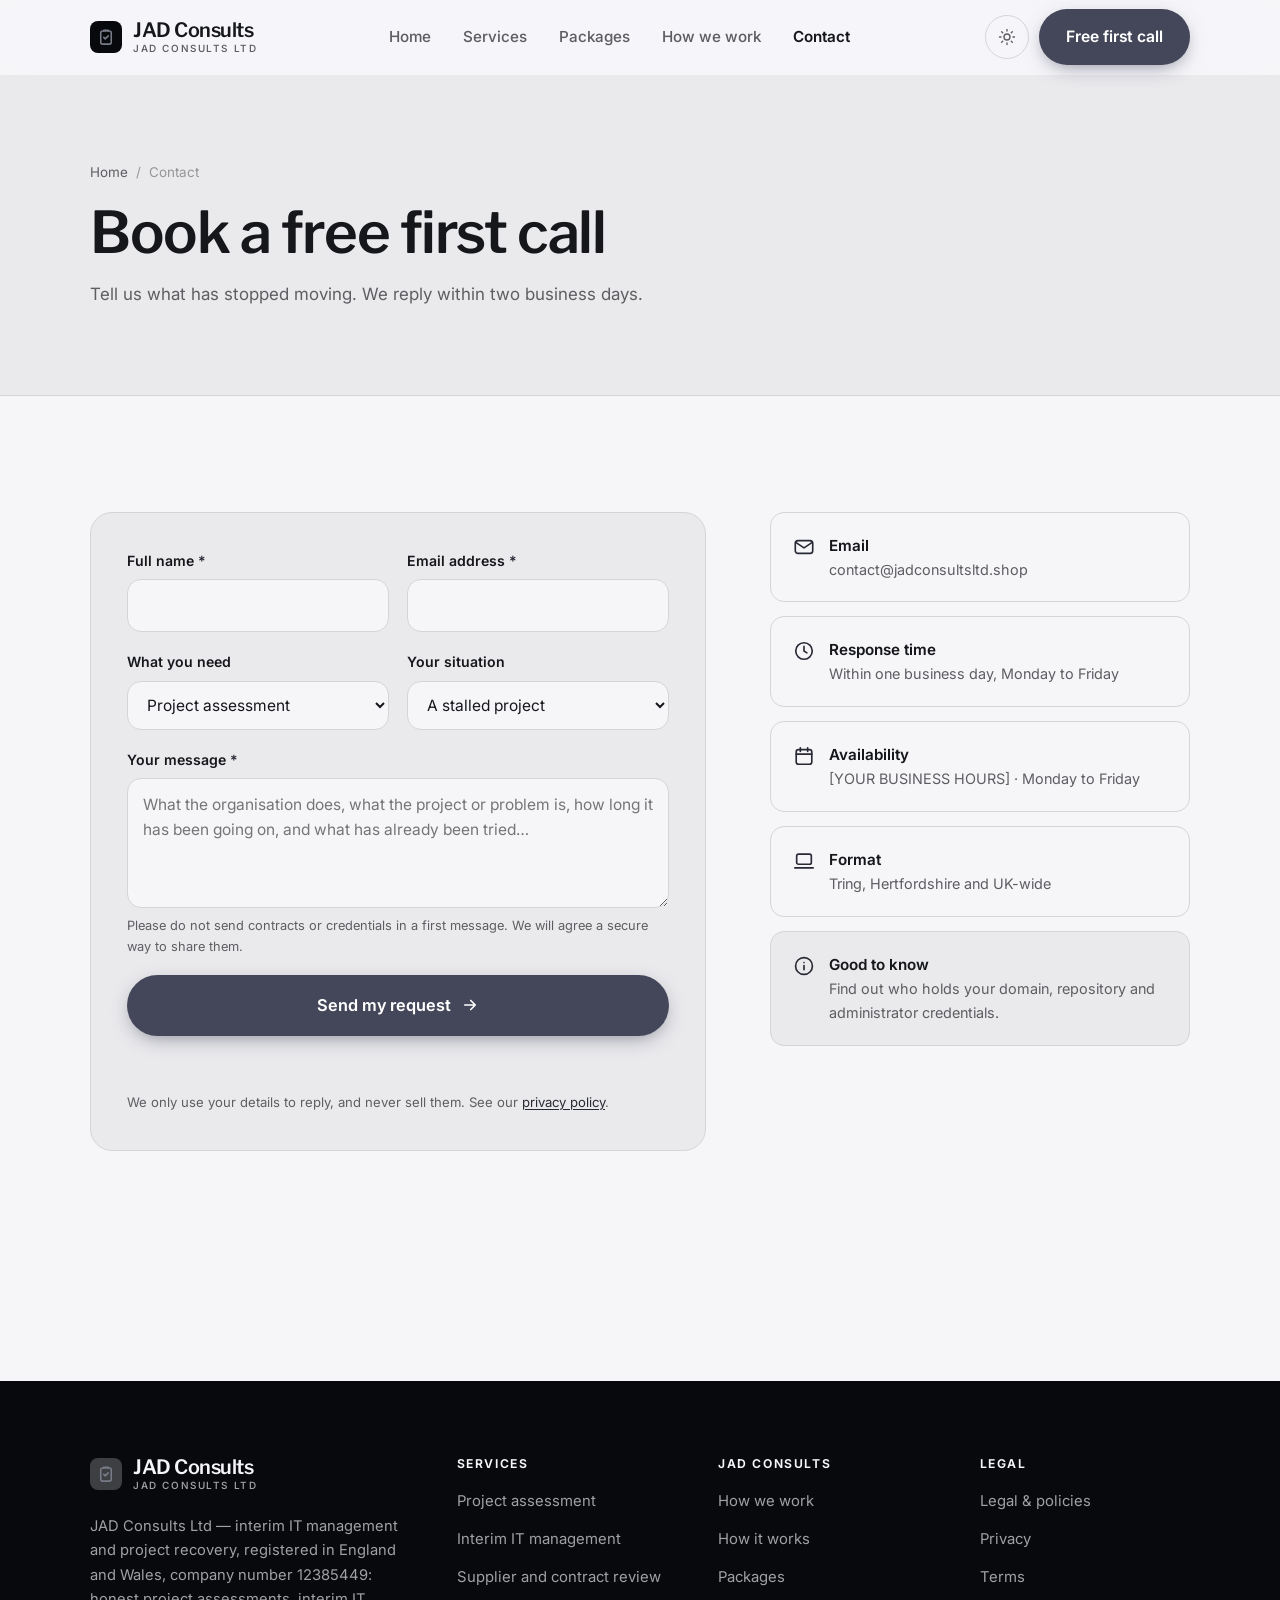
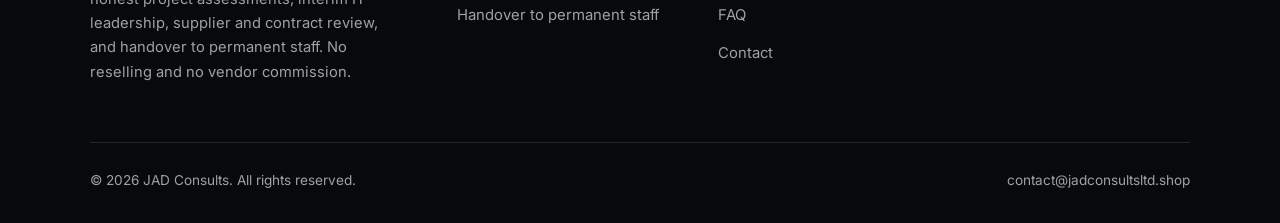
<file: contact.html>
<!DOCTYPE html>
<html lang="en" class="no-js">
<head>
<meta charset="utf-8">
<meta name="viewport" content="width=device-width, initial-scale=1">
<title>Contact — JAD Consults</title>
<meta name="description" content="Contact JAD Consults Ltd. We reply within two business days.">
<link rel="canonical" href="https://jadconsultsltd.shop/contact.html">

<meta property="og:type" content="website">
<meta property="og:url" content="https://jadconsultsltd.shop/contact.html">
<meta property="og:site_name" content="JAD Consults">
<meta property="og:locale" content="en_US">
<meta property="og:title" content="Contact — JAD Consults">
<meta property="og:description" content="Contact JAD Consults Ltd. We reply within two business days.">
<meta name="theme-color" content="#08090d">

<link rel="icon" href="assets/img/favicon.svg" type="image/svg+xml">
<link rel="preconnect" href="https://fonts.googleapis.com">
<link rel="preconnect" href="https://fonts.gstatic.com" crossorigin>
<link rel="stylesheet" href="https://fonts.googleapis.com/css2?family=Libre+Franklin:wght@400..700&family=Inter:wght@400..700&display=swap">
<link rel="stylesheet" href="assets/css/style.css">

<!-- Thème appliqué avant le premier rendu (évite le flash) -->
<script>
document.documentElement.classList.remove('no-js');
(function(){try{var t=localStorage.getItem('site-theme');if(t){document.documentElement.setAttribute('data-theme',t);}}catch(e){}})();
</script>
</head>

<body>
<a class="skip-link" href="#main">Skip to main content</a>

<header class="site-header">
  <nav class="wrap nav" aria-label="Main navigation">
    <a class="brand" href="index.html">
      <svg class="brand__mark" viewBox="0 0 64 64" aria-hidden="true">
        <rect class="bm-bg" width="64" height="64" rx="16"/>
        <g class="bm-ic" transform="translate(14 14) scale(1.5)" fill="none" stroke-width="2.1" stroke-linecap="round" stroke-linejoin="round"><rect x="5" y="4" width="14" height="17.5" rx="2.5"/><path d="M9 4V3h6v1M9 12.5l2 2 4-4"/></g>
      </svg>
      <span>JAD Consults<span class="brand__sub">JAD Consults Ltd</span></span>
    </a>

    <ul class="nav__links" id="nav-links">
      <li><a href="index.html">Home</a></li>
      <li><a href="programs.html">Services</a></li>
      <li><a href="index.html#pricing">Packages</a></li>
      <li><a href="about.html">How we work</a></li>
      <li><a href="contact.html" aria-current="page">Contact</a></li>
      <li><a class="btn btn--primary" href="contact.html">Free first call</a></li>
    </ul>

    <div class="nav__cta">
      <button class="theme-toggle" type="button" aria-label="Switch to dark theme">
        <svg class="icon-sun" viewBox="0 0 24 24" fill="none" stroke="currentColor" stroke-width="1.8" stroke-linecap="round" aria-hidden="true"><circle cx="12" cy="12" r="4"/><path d="M12 2v2m0 16v2M2 12h2m16 0h2M4.9 4.9l1.4 1.4m11.4 11.4 1.4 1.4M19.1 4.9l-1.4 1.4M6.3 17.7l-1.4 1.4"/></svg>
        <svg class="icon-moon" viewBox="0 0 24 24" fill="none" stroke="currentColor" stroke-width="1.8" stroke-linecap="round" stroke-linejoin="round" aria-hidden="true"><path d="M21 12.8A9 9 0 1 1 11.2 3a7 7 0 0 0 9.8 9.8z"/></svg>
      </button>
      <a class="btn btn--primary" href="contact.html">Free first call</a>
      <button class="nav__toggle" type="button" aria-expanded="false" aria-controls="nav-links" aria-label="Open menu">
        <svg class="icon-open" viewBox="0 0 24 24" fill="none" stroke="currentColor" stroke-width="2" stroke-linecap="round" aria-hidden="true"><path d="M3 6h18M3 12h18M3 18h18"/></svg>
        <svg class="icon-close" viewBox="0 0 24 24" fill="none" stroke="currentColor" stroke-width="2" stroke-linecap="round" aria-hidden="true"><path d="M6 6l12 12M18 6L6 18"/></svg>
      </button>
    </div>
  </nav>
</header>

<main id="main">

<section class="page-head">
  <div class="wrap">
    <nav class="breadcrumb" aria-label="Breadcrumb">
      <a href="index.html">Home</a><span>/</span><span aria-current="page">Contact</span>
    </nav>
    <h1>Book a free first call</h1>
    <p>Tell us what has stopped moving. We reply within two business days.</p>
  </div>
</section>

<section class="section wrap">
  <div class="form-layout">

    <!--
      FORM: the action attribute holds a placeholder id. Create a free form at
      https://formspree.io and replace VOTRE_ID_FORMSPREE. Until then, the button
      opens the visitor's email app with a pre-filled message to contact@jadconsultsltd.shop.
    -->
    <form class="form" id="contact-form" action="https://formspree.io/f/VOTRE_ID_FORMSPREE" method="POST"
          data-email="contact@jadconsultsltd.shop" data-subject="IT consultancy enquiry"
          data-msg-mail="Your email app will open with the message ready to send." data-msg-sending="Sending…"
          data-msg-ok="Thanks! Your message is on its way. We reply within one business day." data-msg-err="Sending failed. Please email us directly at">
      <div class="form__row">
        <div class="field">
          <label for="nom">Full name <span class="req" aria-hidden="true">*</span></label>
          <input type="text" id="nom" name="nom" autocomplete="name" required>
        </div>
        <div class="field">
          <label for="email">Email address <span class="req" aria-hidden="true">*</span></label>
          <input type="email" id="email" name="email" autocomplete="email" required>
        </div>
      </div>

      <div class="form__row">
        <div class="field">
          <label for="programme">What you need</label>
          <select id="programme" name="programme">
            <option>Project assessment</option>
            <option>Interim IT management</option>
            <option>Supplier and contract review</option>
            <option>Handover to permanent staff</option>
            <option>Not sure yet</option>
          </select>
        </div>
        <div class="field">
          <label for="niveau">Your situation</label>
          <select id="niveau" name="niveau">
            <option>A stalled project</option>
            <option>Between IT hires</option>
            <option>Supplier problems</option>
            <option>Not sure what is wrong</option>
          </select>
        </div>
      </div>

      <div class="field">
        <label for="message">Your message <span class="req" aria-hidden="true">*</span></label>
        <textarea id="message" name="message" required placeholder="What the organisation does, what the project or problem is, how long it has been going on, and what has already been tried…"></textarea>
        <span class="field__hint">Please do not send contracts or credentials in a first message. We will agree a secure way to share them.</span>
      </div>

      <!-- Bot trap: hidden from humans -->
      <div class="visually-hidden" aria-hidden="true">
        <label for="site-web">Leave this field empty</label>
        <input type="text" id="site-web" name="_gotcha" tabindex="-1" autocomplete="off">
      </div>

      <button class="btn btn--primary btn--lg" type="submit">Send my request <svg viewBox="0 0 24 24" fill="none" stroke="currentColor" stroke-width="2.2" stroke-linecap="round" stroke-linejoin="round" aria-hidden="true"><path d="M5 12h14M13 6l6 6-6 6"/></svg></button>

      <p id="form-status" class="form__status" role="status" aria-live="polite"></p>

      <p class="form__note">
        We only use your details to reply, and never sell them. See our <a href="legal.html#privacy">privacy policy</a>.
      </p>
    </form>

    <aside class="contact-aside">
      <div class="contact-card">
        <svg viewBox="0 0 24 24" fill="none" stroke="currentColor" stroke-width="1.8" stroke-linecap="round" stroke-linejoin="round" aria-hidden="true"><rect x="2.5" y="5" width="19" height="14" rx="3"/><path d="M3 7l9 6 9-6"/></svg>
        <div><b>Email</b><a href="mailto:contact@jadconsultsltd.shop">contact@jadconsultsltd.shop</a></div>
      </div>
      <div class="contact-card">
        <svg viewBox="0 0 24 24" fill="none" stroke="currentColor" stroke-width="1.8" stroke-linecap="round" stroke-linejoin="round" aria-hidden="true"><circle cx="12" cy="12" r="9"/><path d="M12 7v5l3.2 2"/></svg>
        <div><b>Response time</b><span>Within one business day, Monday to Friday</span></div>
      </div>
      <div class="contact-card">
        <svg viewBox="0 0 24 24" fill="none" stroke="currentColor" stroke-width="1.8" stroke-linecap="round" stroke-linejoin="round" aria-hidden="true"><rect x="3.5" y="5" width="17" height="16" rx="2.5"/><path d="M8 3v4M16 3v4M3.5 10h17"/></svg>
        <div><b>Availability</b><span>[YOUR BUSINESS HOURS] · Monday to Friday</span></div>
      </div>
      <div class="contact-card">
        <svg viewBox="0 0 24 24" fill="none" stroke="currentColor" stroke-width="1.8" stroke-linecap="round" stroke-linejoin="round" aria-hidden="true"><rect x="4" y="4.5" width="16" height="11" rx="2"/><path d="M2 19.5h20"/></svg>
        <div><b>Format</b><span>Tring, Hertfordshire and UK-wide</span></div>
      </div>
      <div class="contact-card contact-card--soft">
        <svg viewBox="0 0 24 24" fill="none" stroke="currentColor" stroke-width="1.8" stroke-linecap="round" stroke-linejoin="round" aria-hidden="true"><circle cx="12" cy="12" r="9.2"/><path d="M12 16v-4.5M12 8.2v.1"/></svg>
        <div><b>Good to know</b><span>Find out who holds your domain, repository and administrator credentials.</span></div>
      </div>
    </aside>

  </div>
</section>

</main>

<footer class="site-footer">
  <div class="wrap">
    <div class="footer__grid">
      <div class="footer__brand">
        <a class="brand" href="index.html">
          <svg class="brand__mark" viewBox="0 0 64 64" aria-hidden="true">
        <rect class="bm-bg" width="64" height="64" rx="16"/>
        <g class="bm-ic" transform="translate(14 14) scale(1.5)" fill="none" stroke-width="2.1" stroke-linecap="round" stroke-linejoin="round"><rect x="5" y="4" width="14" height="17.5" rx="2.5"/><path d="M9 4V3h6v1M9 12.5l2 2 4-4"/></g>
      </svg>
          <span>JAD Consults<span class="brand__sub">JAD Consults Ltd</span></span>
        </a>
        <p>JAD Consults Ltd — interim IT management and project recovery, registered in England and Wales, company number 12385449: honest project assessments, interim IT leadership, supplier and contract review, and handover to permanent staff. No reselling and no vendor commission.</p>
      </div>

      <div class="footer__col">
        <h4>Services</h4>
        <ul>
          <li><a href="programs.html#assessment">Project assessment</a></li>
          <li><a href="programs.html#interim">Interim IT management</a></li>
          <li><a href="programs.html#suppliers">Supplier and contract review</a></li>
          <li><a href="programs.html#handover">Handover to permanent staff</a></li>
        </ul>
      </div>

      <div class="footer__col">
        <h4>JAD Consults</h4>
        <ul>
          <li><a href="about.html">How we work</a></li>
          <li><a href="index.html#how-it-works">How it works</a></li>
          <li><a href="index.html#pricing">Packages</a></li>
          <li><a href="index.html#faq">FAQ</a></li>
          <li><a href="contact.html">Contact</a></li>
        </ul>
      </div>

      <div class="footer__col">
        <h4>Legal</h4>
        <ul>
          <li><a href="legal.html">Legal &amp; policies</a></li>
          <li><a href="legal.html#privacy">Privacy</a></li>
          <li><a href="legal.html#terms">Terms</a></li>
        </ul>
      </div>
    </div>

    <div class="footer__bottom">
      <p>© <span data-year>2026</span> JAD Consults. All rights reserved.</p>
      <p><a href="mailto:contact@jadconsultsltd.shop">contact@jadconsultsltd.shop</a></p>
    </div>
  </div>
</footer>

<script src="assets/js/main.js" defer></script>
</body>
</html>
</file>
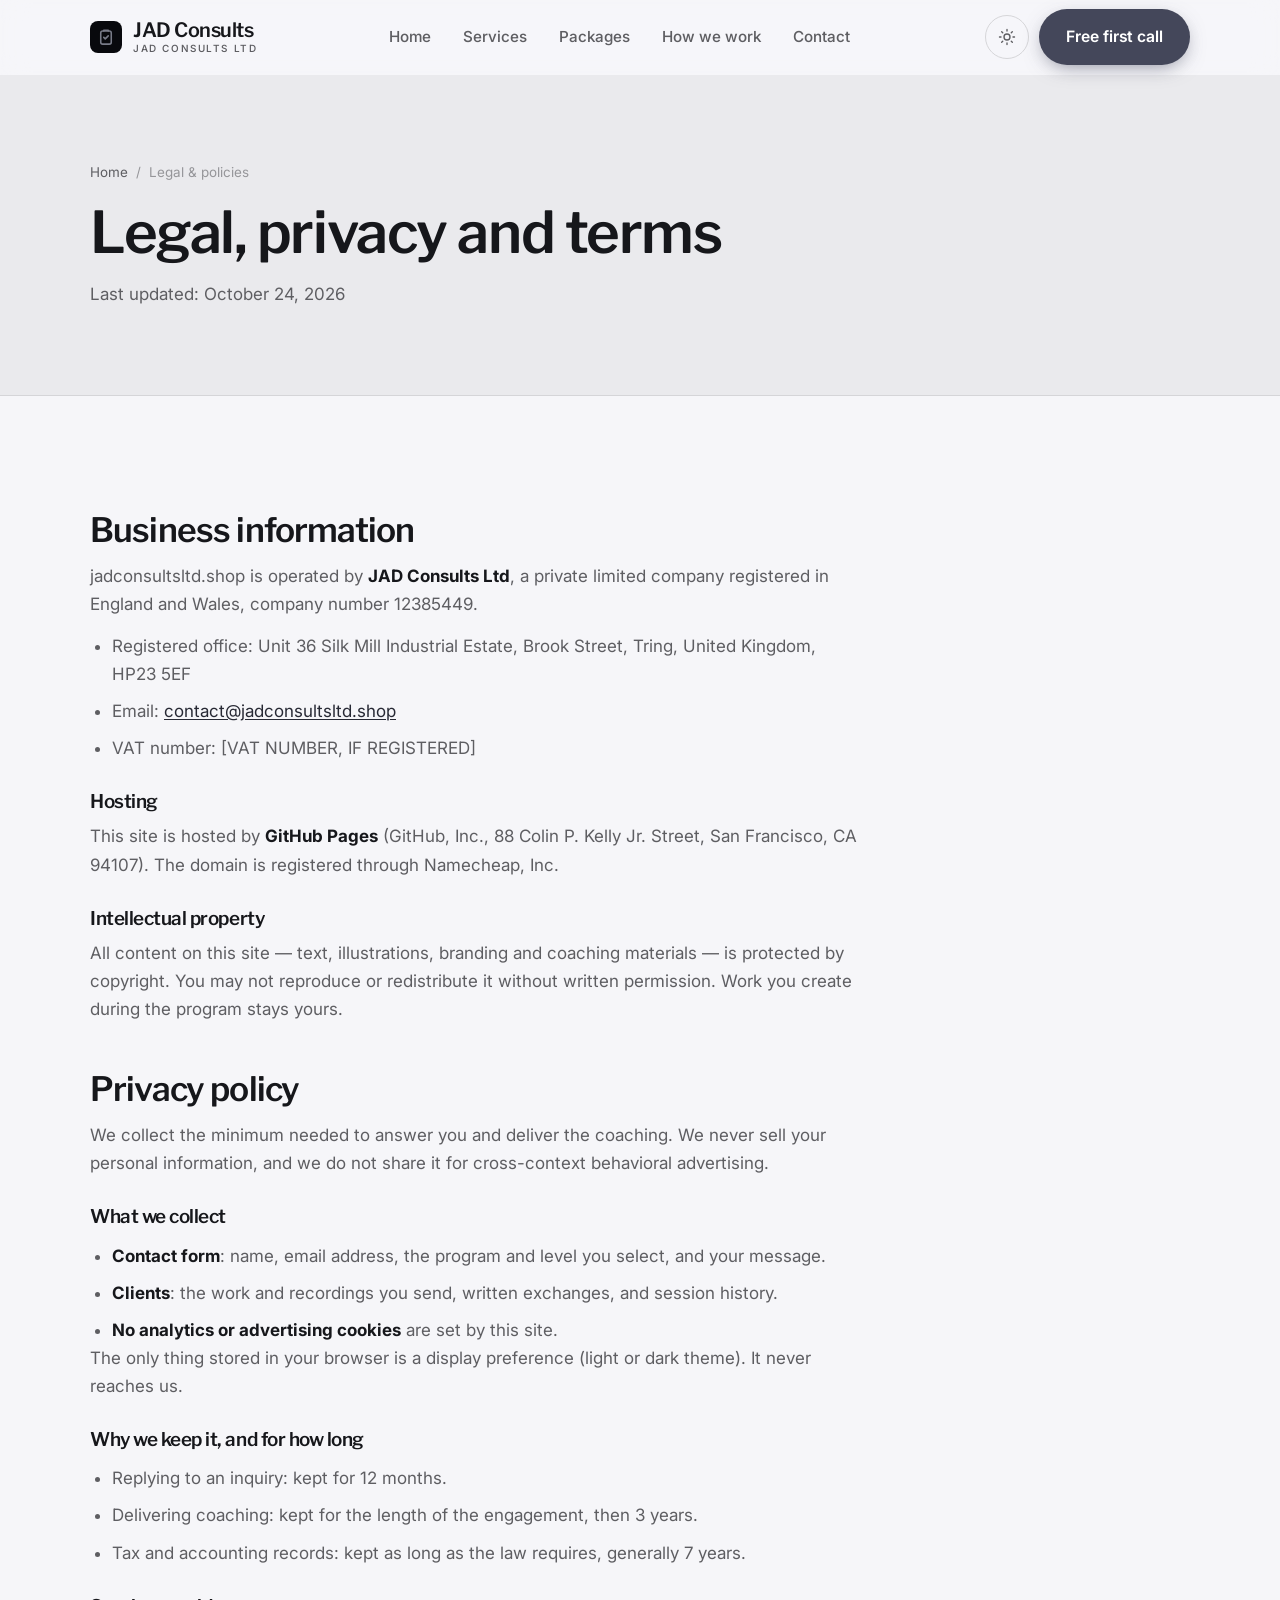
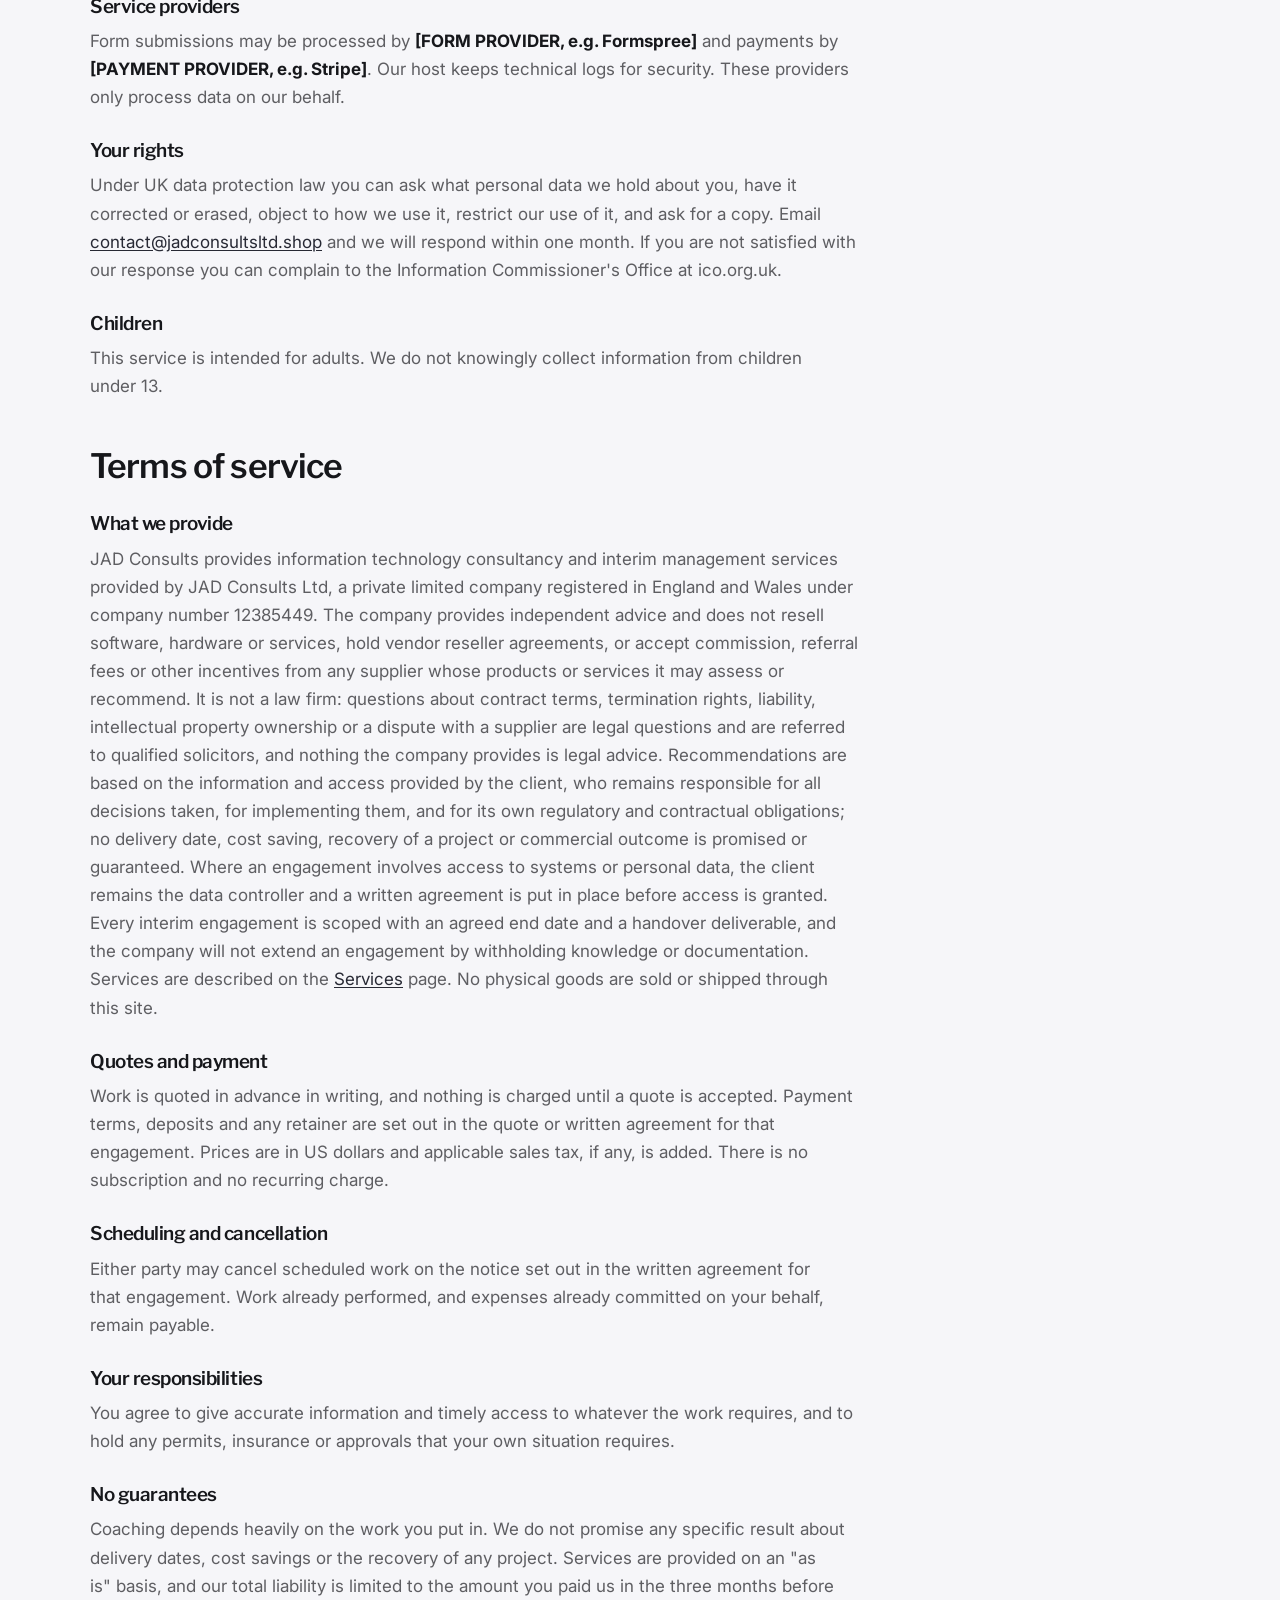
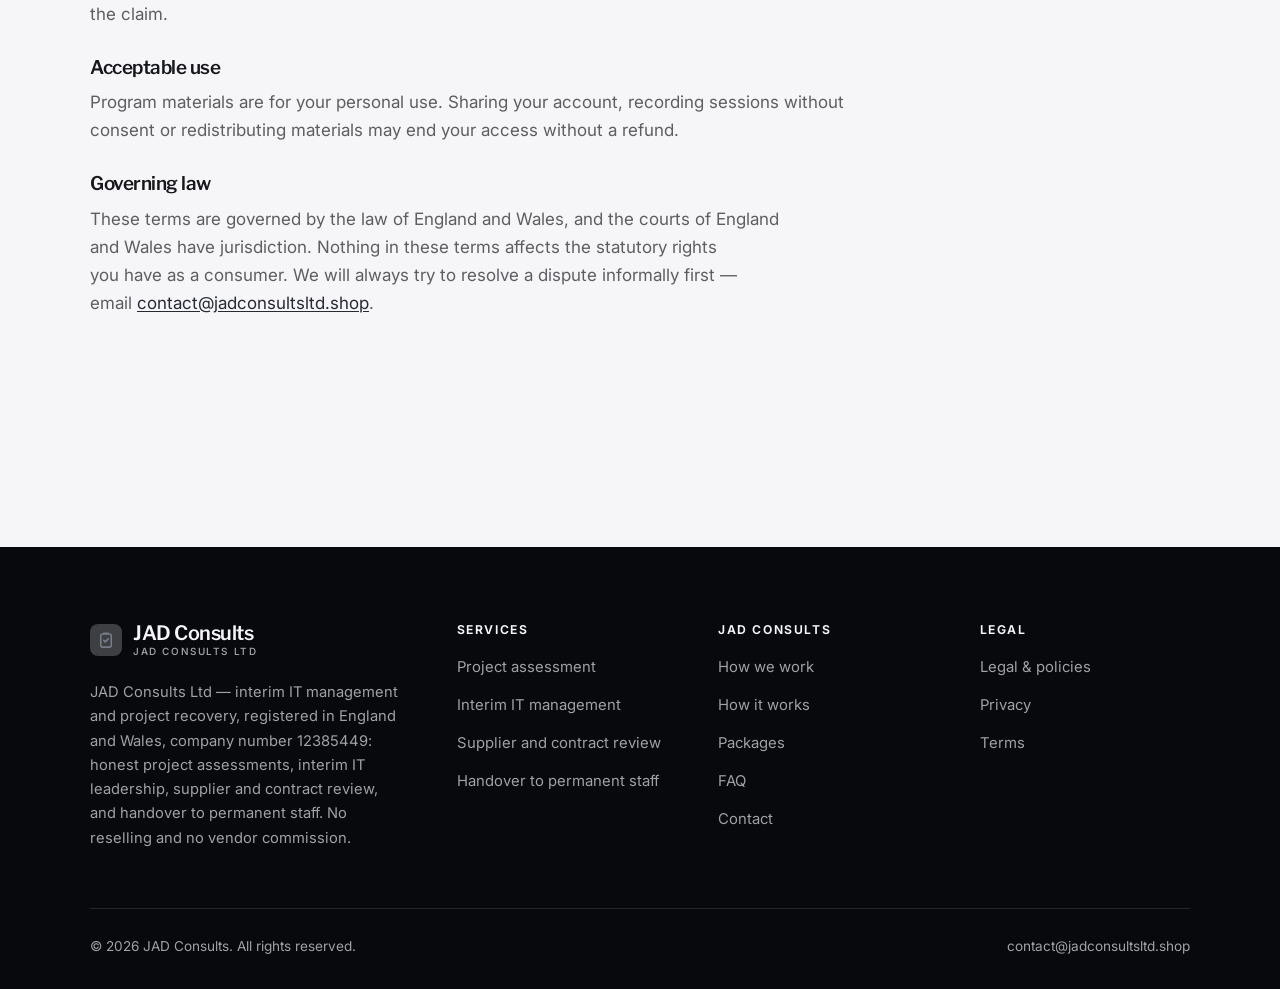
<file: legal.html>
<!DOCTYPE html>
<html lang="en" class="no-js">
<head>
<meta charset="utf-8">
<meta name="viewport" content="width=device-width, initial-scale=1">
<title>Legal, privacy and terms — JAD Consults</title>
<meta name="description" content="Business information, privacy policy and terms of service for JAD Consults.">
<meta name="robots" content="noindex">

<meta property="og:type" content="website">
<meta property="og:url" content="https://jadconsultsltd.shop/legal.html">
<meta property="og:site_name" content="JAD Consults">
<meta property="og:locale" content="en_US">
<meta property="og:title" content="Legal, privacy and terms — JAD Consults">
<meta property="og:description" content="Business information, privacy policy and terms of service for JAD Consults.">
<meta name="theme-color" content="#08090d">

<link rel="icon" href="assets/img/favicon.svg" type="image/svg+xml">
<link rel="preconnect" href="https://fonts.googleapis.com">
<link rel="preconnect" href="https://fonts.gstatic.com" crossorigin>
<link rel="stylesheet" href="https://fonts.googleapis.com/css2?family=Libre+Franklin:wght@400..700&family=Inter:wght@400..700&display=swap">
<link rel="stylesheet" href="assets/css/style.css">

<!-- Thème appliqué avant le premier rendu (évite le flash) -->
<script>
document.documentElement.classList.remove('no-js');
(function(){try{var t=localStorage.getItem('site-theme');if(t){document.documentElement.setAttribute('data-theme',t);}}catch(e){}})();
</script>
</head>

<body>
<a class="skip-link" href="#main">Skip to main content</a>

<header class="site-header">
  <nav class="wrap nav" aria-label="Main navigation">
    <a class="brand" href="index.html">
      <svg class="brand__mark" viewBox="0 0 64 64" aria-hidden="true">
        <rect class="bm-bg" width="64" height="64" rx="16"/>
        <g class="bm-ic" transform="translate(14 14) scale(1.5)" fill="none" stroke-width="2.1" stroke-linecap="round" stroke-linejoin="round"><rect x="5" y="4" width="14" height="17.5" rx="2.5"/><path d="M9 4V3h6v1M9 12.5l2 2 4-4"/></g>
      </svg>
      <span>JAD Consults<span class="brand__sub">JAD Consults Ltd</span></span>
    </a>

    <ul class="nav__links" id="nav-links">
      <li><a href="index.html">Home</a></li>
      <li><a href="programs.html">Services</a></li>
      <li><a href="index.html#pricing">Packages</a></li>
      <li><a href="about.html">How we work</a></li>
      <li><a href="contact.html">Contact</a></li>
      <li><a class="btn btn--primary" href="contact.html">Free first call</a></li>
    </ul>

    <div class="nav__cta">
      <button class="theme-toggle" type="button" aria-label="Switch to dark theme">
        <svg class="icon-sun" viewBox="0 0 24 24" fill="none" stroke="currentColor" stroke-width="1.8" stroke-linecap="round" aria-hidden="true"><circle cx="12" cy="12" r="4"/><path d="M12 2v2m0 16v2M2 12h2m16 0h2M4.9 4.9l1.4 1.4m11.4 11.4 1.4 1.4M19.1 4.9l-1.4 1.4M6.3 17.7l-1.4 1.4"/></svg>
        <svg class="icon-moon" viewBox="0 0 24 24" fill="none" stroke="currentColor" stroke-width="1.8" stroke-linecap="round" stroke-linejoin="round" aria-hidden="true"><path d="M21 12.8A9 9 0 1 1 11.2 3a7 7 0 0 0 9.8 9.8z"/></svg>
      </button>
      <a class="btn btn--primary" href="contact.html">Free first call</a>
      <button class="nav__toggle" type="button" aria-expanded="false" aria-controls="nav-links" aria-label="Open menu">
        <svg class="icon-open" viewBox="0 0 24 24" fill="none" stroke="currentColor" stroke-width="2" stroke-linecap="round" aria-hidden="true"><path d="M3 6h18M3 12h18M3 18h18"/></svg>
        <svg class="icon-close" viewBox="0 0 24 24" fill="none" stroke="currentColor" stroke-width="2" stroke-linecap="round" aria-hidden="true"><path d="M6 6l12 12M18 6L6 18"/></svg>
      </button>
    </div>
  </nav>
</header>

<main id="main">

<section class="page-head">
  <div class="wrap">
    <nav class="breadcrumb" aria-label="Breadcrumb">
      <a href="index.html">Home</a><span>/</span><span aria-current="page">Legal &amp; policies</span>
    </nav>
    <h1>Legal, privacy and terms</h1>
    <p>Last updated: <time datetime="2026-10-24">October 24, 2026</time></p>
  </div>
</section>

<section class="section wrap">
  <div class="prose">

    <!--
      TO DO: this is a skeleton, not legal advice. Replace every [BRACKET] with
      your real details before selling, and have a lawyer review it if you can.
      Consumer protection rules differ by state.
    -->

    <h2 id="business">Business information</h2>
    <p>
      jadconsultsltd.shop is operated by <strong>JAD Consults Ltd</strong>, a private limited
      company registered in England and Wales, company number 12385449.
    </p>
    <ul>
      <li>Registered office: Unit 36 Silk Mill Industrial Estate, Brook Street, Tring, United Kingdom, HP23 5EF</li>
      <li>Email: <a href="mailto:contact@jadconsultsltd.shop">contact@jadconsultsltd.shop</a></li>
      <li>VAT number: [VAT NUMBER, IF REGISTERED]</li>
    </ul>

    <h3>Hosting</h3>
    <p>
      This site is hosted by <strong>GitHub Pages</strong> (GitHub, Inc., 88 Colin P. Kelly Jr. Street,
      San Francisco, CA 94107). The domain is registered through Namecheap, Inc.
    </p>

    <h3>Intellectual property</h3>
    <p>
      All content on this site — text, illustrations, branding and coaching materials — is protected by
      copyright. You may not reproduce or redistribute it without written permission. Work you create during
      the program stays yours.
    </p>

    <h2 id="privacy">Privacy policy</h2>
    <p>
      We collect the minimum needed to answer you and deliver the coaching. We never sell your personal
      information, and we do not share it for cross-context behavioral advertising.
    </p>
    <h3>What we collect</h3>
    <ul>
      <li><strong>Contact form</strong>: name, email address, the program and level you select, and your message.</li>
      <li><strong>Clients</strong>: the work and recordings you send, written exchanges, and session history.</li>
      <li><strong>No analytics or advertising cookies</strong> are set by this site.</li>
    </ul>
    <p>
      The only thing stored in your browser is a display preference (light or dark theme). It never reaches us.
    </p>
    <h3>Why we keep it, and for how long</h3>
    <ul>
      <li>Replying to an inquiry: kept for 12 months.</li>
      <li>Delivering coaching: kept for the length of the engagement, then 3 years.</li>
      <li>Tax and accounting records: kept as long as the law requires, generally 7 years.</li>
    </ul>
    <h3>Service providers</h3>
    <p>
      Form submissions may be processed by <strong>[FORM PROVIDER, e.g. Formspree]</strong> and payments by
      <strong>[PAYMENT PROVIDER, e.g. Stripe]</strong>. Our host keeps technical logs for security. These
      providers only process data on our behalf.
    </p>
    <h3>Your rights</h3>
    <p>
      Under UK data protection law you can ask what personal data we hold about you, have it corrected or
      erased, object to how we use it, restrict our use of it, and ask for a copy. Email
      <a href="mailto:contact@jadconsultsltd.shop">contact@jadconsultsltd.shop</a> and we will respond within one month. If you are not satisfied with
      our response you can complain to the Information Commissioner's Office at ico.org.uk.
    </p>
    <h3>Children</h3>
    <p>
      This service is intended for adults. We do not knowingly collect information from children under 13.
    </p>

    <h2 id="terms">Terms of service</h2>
    <h3>What we provide</h3>
    <p>
      JAD Consults provides information technology consultancy and interim management services provided by JAD Consults Ltd, a private limited company registered in England and Wales under company number 12385449. The company provides independent advice and does not resell software, hardware or services, hold vendor reseller agreements, or accept commission, referral fees or other incentives from any supplier whose products or services it may assess or recommend. It is not a law firm: questions about contract terms, termination rights, liability, intellectual property ownership or a dispute with a supplier are legal questions and are referred to qualified solicitors, and nothing the company provides is legal advice. Recommendations are based on the information and access provided by the client, who remains responsible for all decisions taken, for implementing them, and for its own regulatory and contractual obligations; no delivery date, cost saving, recovery of a project or commercial outcome is promised or guaranteed. Where an engagement involves access to systems or personal data, the client remains the data controller and a written agreement is put in place before access is granted. Every interim engagement is scoped with an agreed end date and a handover deliverable, and the company will not extend an engagement by withholding knowledge or documentation. Services are described on the
      <a href="programs.html">Services</a> page. No physical goods are sold or shipped through this site.
    </p>
    <h3>Quotes and payment</h3>
    <p>
      Work is quoted in advance in writing, and nothing is charged until a quote is accepted. Payment terms,
      deposits and any retainer are set out in the quote or written agreement for that engagement. Prices are in
      US dollars and applicable sales tax, if any, is added. There is no subscription and no recurring charge.
    </p>
    <h3>Scheduling and cancellation</h3>
    <p>
      Either party may cancel scheduled work on the notice set out in the written agreement for that engagement.
      Work already performed, and expenses already committed on your behalf, remain payable.
    </p>
    <h3>Your responsibilities</h3>
    <p>
      You agree to give accurate information and timely access to whatever the work requires, and to hold any
      permits, insurance or approvals that your own situation requires.
    </p>

    <h3>No guarantees</h3>
    <p>
      Coaching depends heavily on the work you put in. We do not promise any specific result
      about delivery dates, cost savings or the recovery of any project. Services are provided on an "as is" basis, and our total
      liability is limited to the amount you paid us in the three months before the claim.
    </p>
    <h3>Acceptable use</h3>
    <p>
      Program materials are for your personal use. Sharing your account, recording sessions without consent
      or redistributing materials may end your access without a refund.
    </p>
    <h3>Governing law</h3>
    <p>
      These terms are governed by the law of England and Wales, and the courts of England and Wales have
      jurisdiction. Nothing in these terms affects the statutory rights you have as a consumer. We will always
      try to resolve a dispute informally first — email <a href="mailto:contact@jadconsultsltd.shop">contact@jadconsultsltd.shop</a>.
    </p>

  </div>
</section>

</main>

<footer class="site-footer">
  <div class="wrap">
    <div class="footer__grid">
      <div class="footer__brand">
        <a class="brand" href="index.html">
          <svg class="brand__mark" viewBox="0 0 64 64" aria-hidden="true">
        <rect class="bm-bg" width="64" height="64" rx="16"/>
        <g class="bm-ic" transform="translate(14 14) scale(1.5)" fill="none" stroke-width="2.1" stroke-linecap="round" stroke-linejoin="round"><rect x="5" y="4" width="14" height="17.5" rx="2.5"/><path d="M9 4V3h6v1M9 12.5l2 2 4-4"/></g>
      </svg>
          <span>JAD Consults<span class="brand__sub">JAD Consults Ltd</span></span>
        </a>
        <p>JAD Consults Ltd — interim IT management and project recovery, registered in England and Wales, company number 12385449: honest project assessments, interim IT leadership, supplier and contract review, and handover to permanent staff. No reselling and no vendor commission.</p>
      </div>

      <div class="footer__col">
        <h4>Services</h4>
        <ul>
          <li><a href="programs.html#assessment">Project assessment</a></li>
          <li><a href="programs.html#interim">Interim IT management</a></li>
          <li><a href="programs.html#suppliers">Supplier and contract review</a></li>
          <li><a href="programs.html#handover">Handover to permanent staff</a></li>
        </ul>
      </div>

      <div class="footer__col">
        <h4>JAD Consults</h4>
        <ul>
          <li><a href="about.html">How we work</a></li>
          <li><a href="index.html#how-it-works">How it works</a></li>
          <li><a href="index.html#pricing">Packages</a></li>
          <li><a href="index.html#faq">FAQ</a></li>
          <li><a href="contact.html">Contact</a></li>
        </ul>
      </div>

      <div class="footer__col">
        <h4>Legal</h4>
        <ul>
          <li><a href="legal.html">Legal &amp; policies</a></li>
          <li><a href="legal.html#privacy">Privacy</a></li>
          <li><a href="legal.html#terms">Terms</a></li>
        </ul>
      </div>
    </div>

    <div class="footer__bottom">
      <p>© <span data-year>2026</span> JAD Consults. All rights reserved.</p>
      <p><a href="mailto:contact@jadconsultsltd.shop">contact@jadconsultsltd.shop</a></p>
    </div>
  </div>
</footer>

<script src="assets/js/main.js" defer></script>
</body>
</html>
</file>
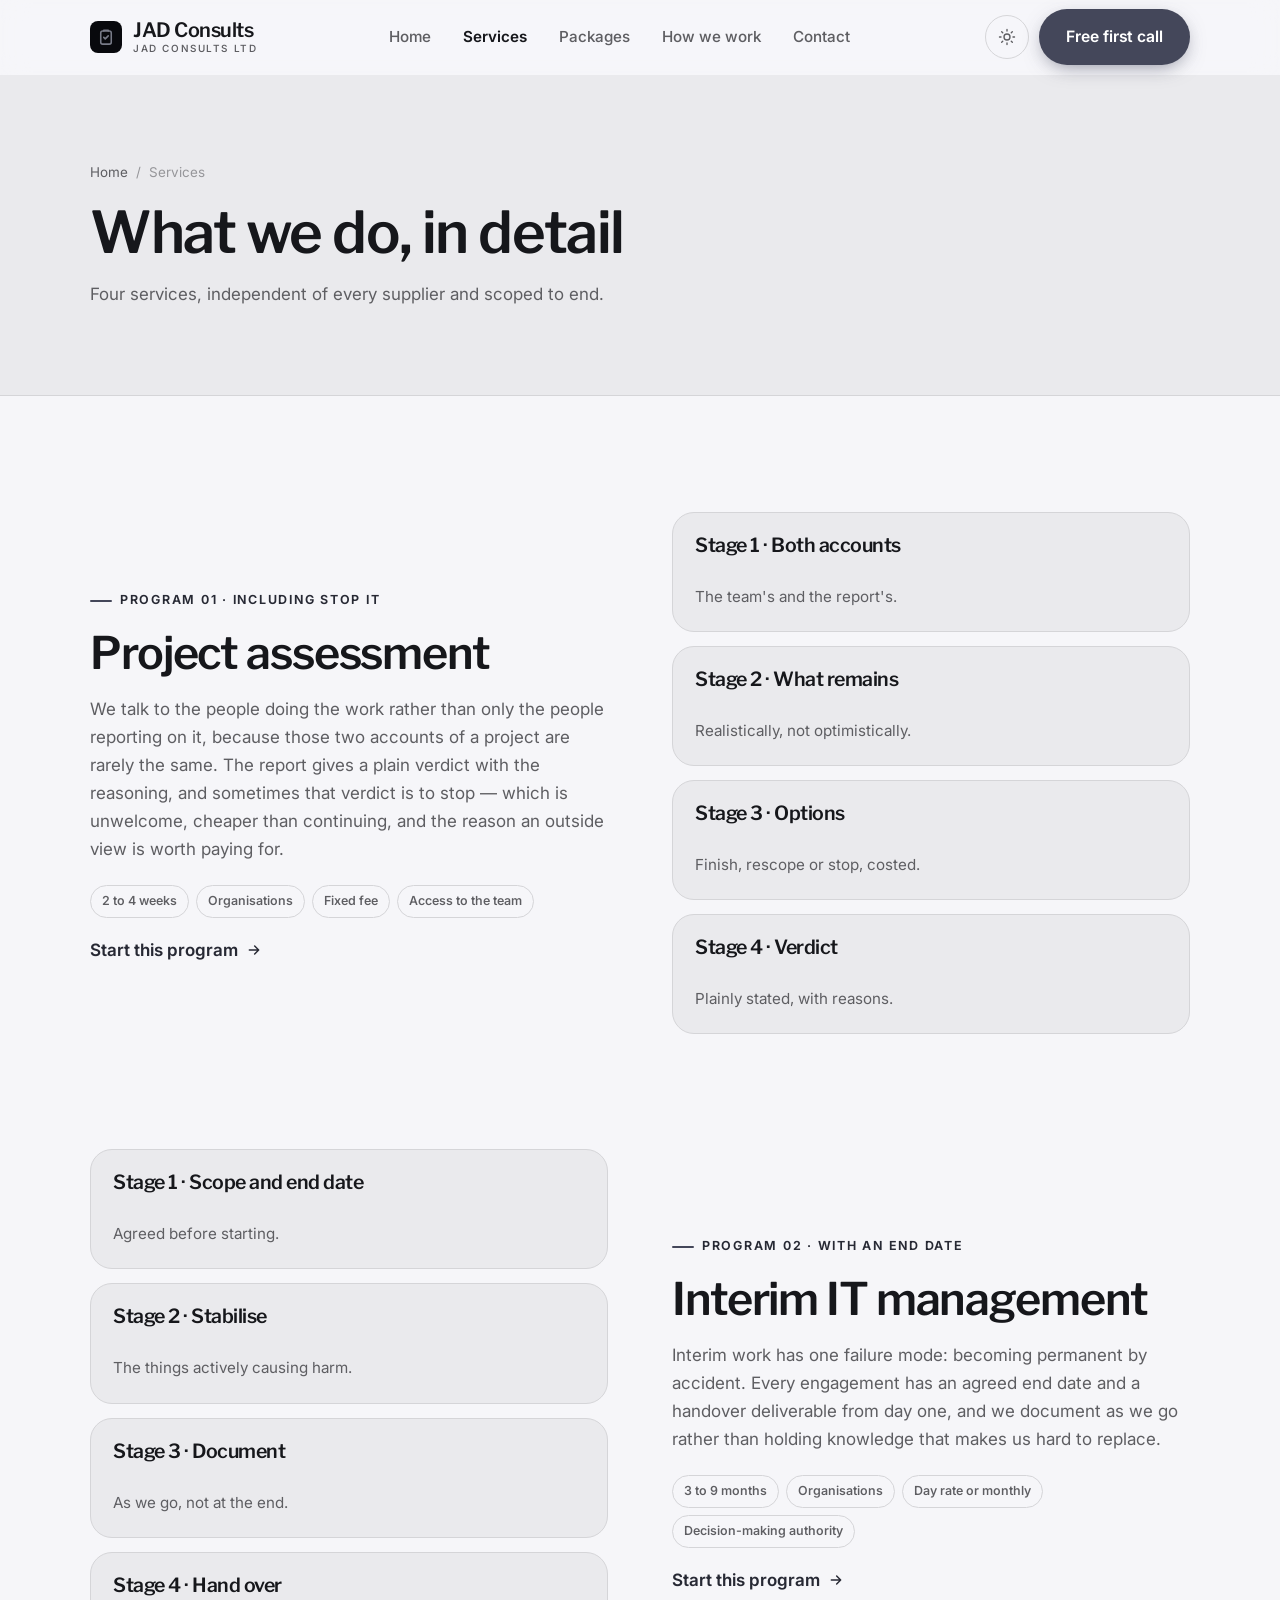
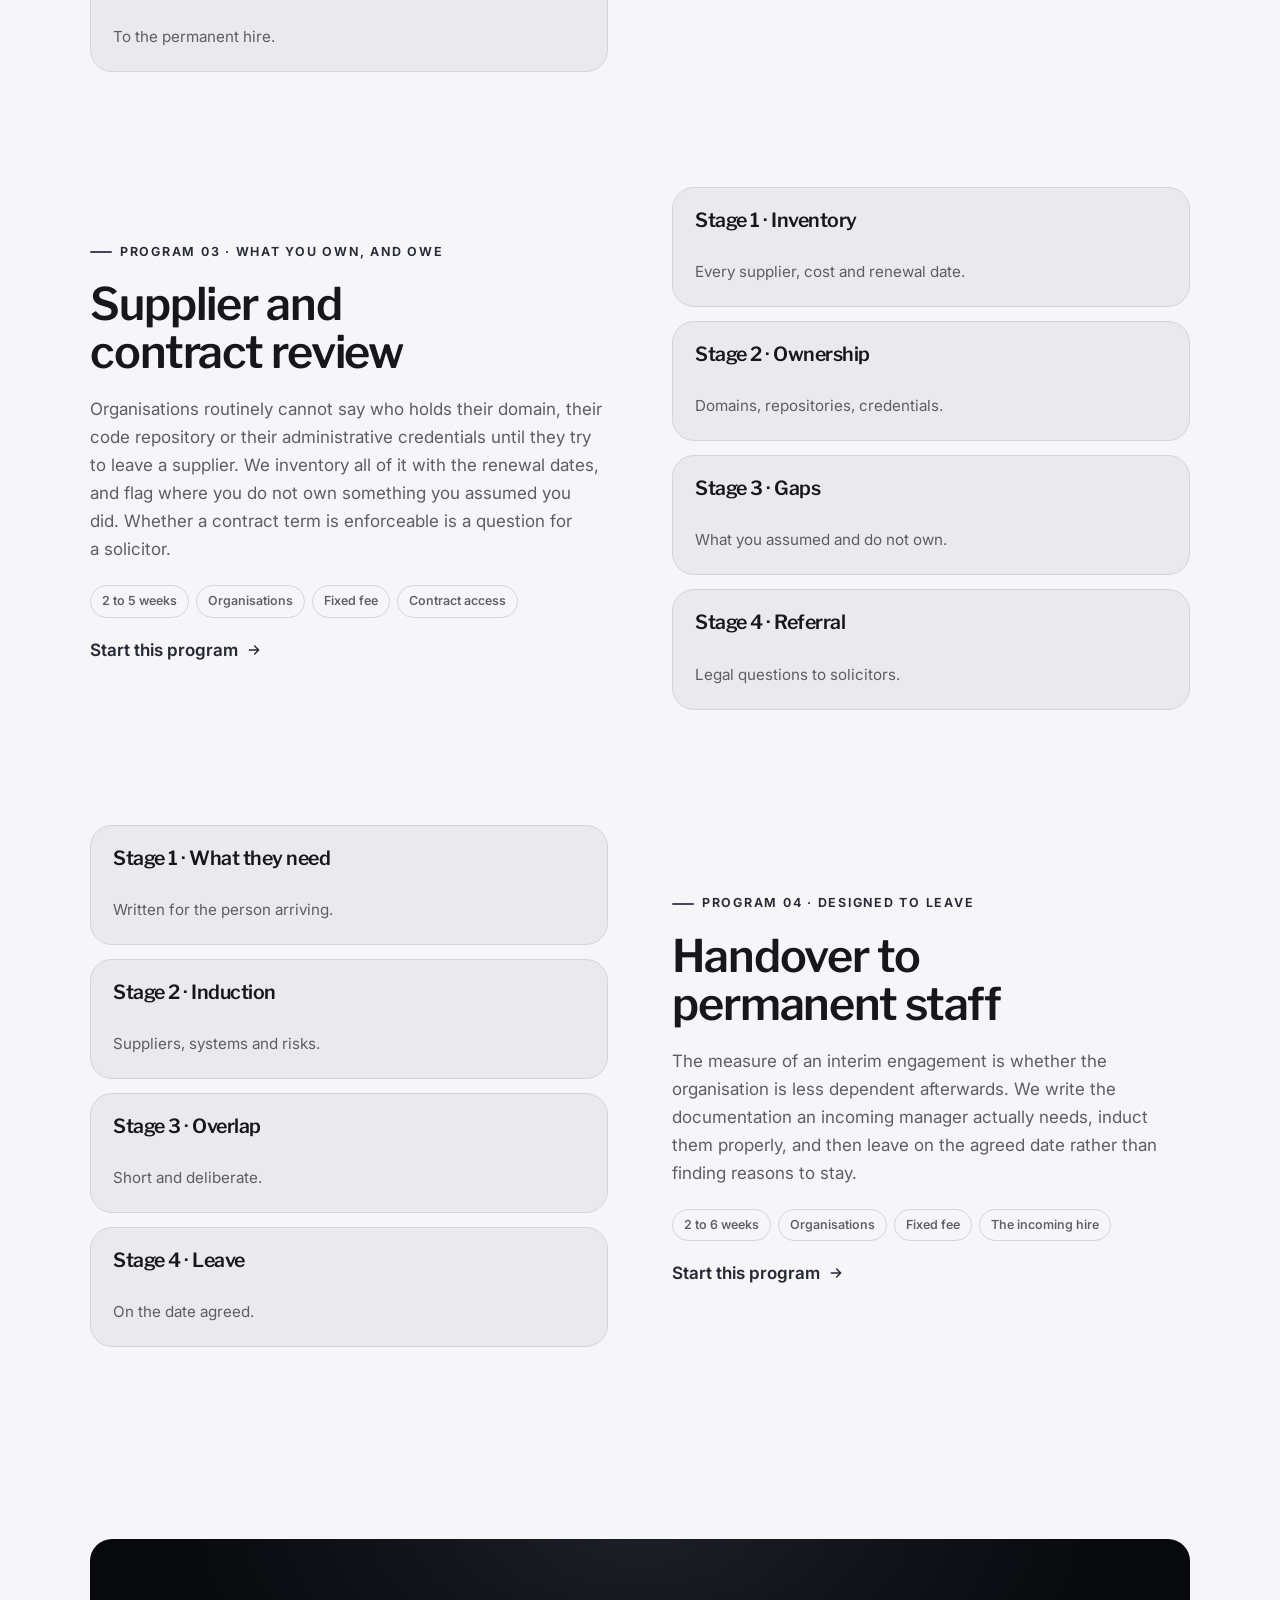
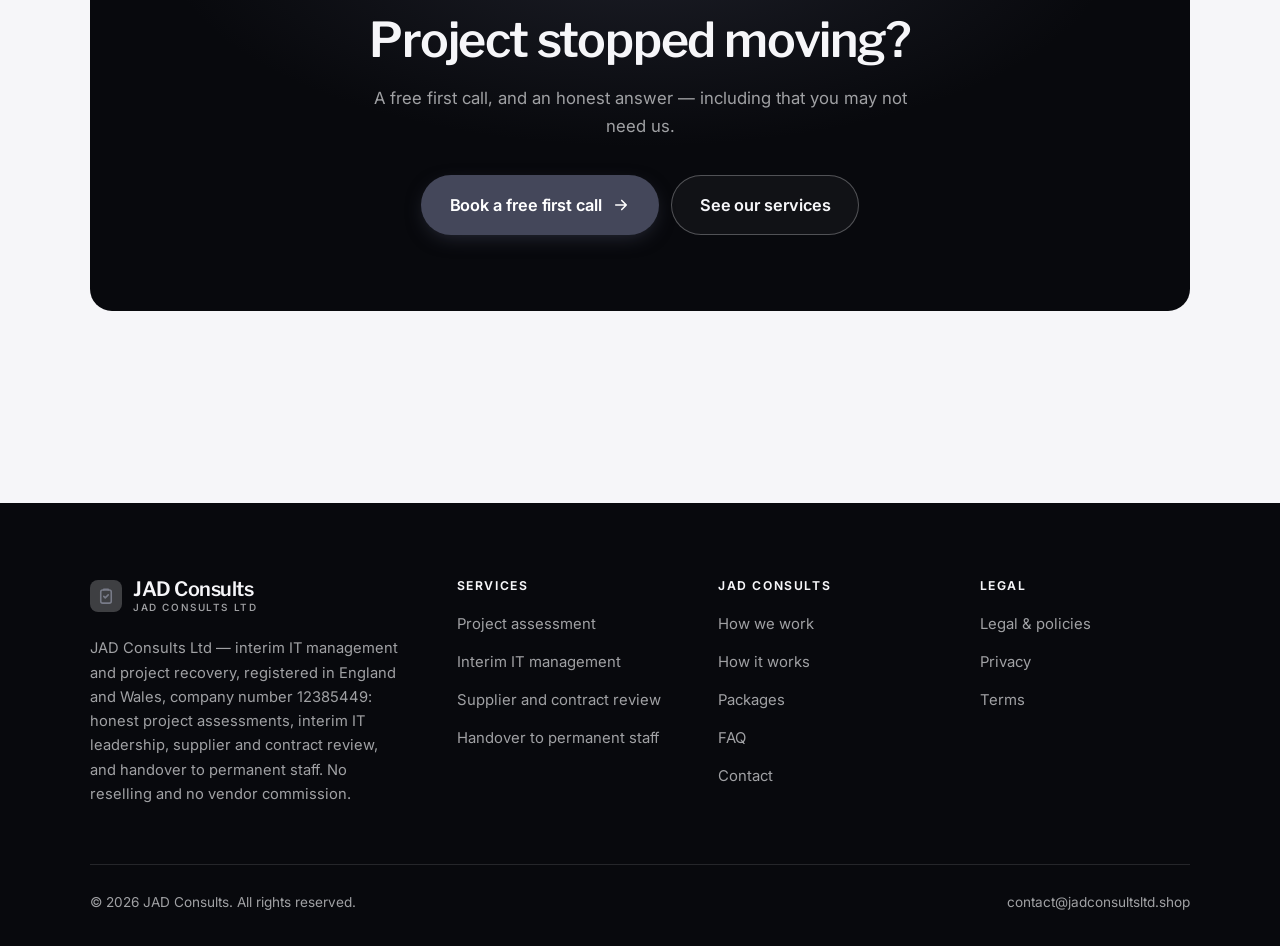
<file: programs.html>
<!DOCTYPE html>
<html lang="en" class="no-js">
<head>
<meta charset="utf-8">
<meta name="viewport" content="width=device-width, initial-scale=1">
<title>Services — JAD Consults</title>
<meta name="description" content="Services of JAD Consults Ltd: project assessment, interim IT management, supplier and contract review, and handover to permanent staff.">
<link rel="canonical" href="https://jadconsultsltd.shop/programs.html">

<meta property="og:type" content="website">
<meta property="og:url" content="https://jadconsultsltd.shop/programs.html">
<meta property="og:site_name" content="JAD Consults">
<meta property="og:locale" content="en_US">
<meta property="og:title" content="Services — JAD Consults">
<meta property="og:description" content="Services of JAD Consults Ltd: project assessment, interim IT management, supplier and contract review, and handover to permanent staff.">
<meta name="theme-color" content="#08090d">

<link rel="icon" href="assets/img/favicon.svg" type="image/svg+xml">
<link rel="preconnect" href="https://fonts.googleapis.com">
<link rel="preconnect" href="https://fonts.gstatic.com" crossorigin>
<link rel="stylesheet" href="https://fonts.googleapis.com/css2?family=Libre+Franklin:wght@400..700&family=Inter:wght@400..700&display=swap">
<link rel="stylesheet" href="assets/css/style.css">

<!-- Thème appliqué avant le premier rendu (évite le flash) -->
<script>
document.documentElement.classList.remove('no-js');
(function(){try{var t=localStorage.getItem('site-theme');if(t){document.documentElement.setAttribute('data-theme',t);}}catch(e){}})();
</script>
</head>

<body>
<a class="skip-link" href="#main">Skip to main content</a>

<header class="site-header">
  <nav class="wrap nav" aria-label="Main navigation">
    <a class="brand" href="index.html">
      <svg class="brand__mark" viewBox="0 0 64 64" aria-hidden="true">
        <rect class="bm-bg" width="64" height="64" rx="16"/>
        <g class="bm-ic" transform="translate(14 14) scale(1.5)" fill="none" stroke-width="2.1" stroke-linecap="round" stroke-linejoin="round"><rect x="5" y="4" width="14" height="17.5" rx="2.5"/><path d="M9 4V3h6v1M9 12.5l2 2 4-4"/></g>
      </svg>
      <span>JAD Consults<span class="brand__sub">JAD Consults Ltd</span></span>
    </a>

    <ul class="nav__links" id="nav-links">
      <li><a href="index.html">Home</a></li>
      <li><a href="programs.html" aria-current="page">Services</a></li>
      <li><a href="index.html#pricing">Packages</a></li>
      <li><a href="about.html">How we work</a></li>
      <li><a href="contact.html">Contact</a></li>
      <li><a class="btn btn--primary" href="contact.html">Free first call</a></li>
    </ul>

    <div class="nav__cta">
      <button class="theme-toggle" type="button" aria-label="Switch to dark theme">
        <svg class="icon-sun" viewBox="0 0 24 24" fill="none" stroke="currentColor" stroke-width="1.8" stroke-linecap="round" aria-hidden="true"><circle cx="12" cy="12" r="4"/><path d="M12 2v2m0 16v2M2 12h2m16 0h2M4.9 4.9l1.4 1.4m11.4 11.4 1.4 1.4M19.1 4.9l-1.4 1.4M6.3 17.7l-1.4 1.4"/></svg>
        <svg class="icon-moon" viewBox="0 0 24 24" fill="none" stroke="currentColor" stroke-width="1.8" stroke-linecap="round" stroke-linejoin="round" aria-hidden="true"><path d="M21 12.8A9 9 0 1 1 11.2 3a7 7 0 0 0 9.8 9.8z"/></svg>
      </button>
      <a class="btn btn--primary" href="contact.html">Free first call</a>
      <button class="nav__toggle" type="button" aria-expanded="false" aria-controls="nav-links" aria-label="Open menu">
        <svg class="icon-open" viewBox="0 0 24 24" fill="none" stroke="currentColor" stroke-width="2" stroke-linecap="round" aria-hidden="true"><path d="M3 6h18M3 12h18M3 18h18"/></svg>
        <svg class="icon-close" viewBox="0 0 24 24" fill="none" stroke="currentColor" stroke-width="2" stroke-linecap="round" aria-hidden="true"><path d="M6 6l12 12M18 6L6 18"/></svg>
      </button>
    </div>
  </nav>
</header>

<main id="main">

<section class="page-head">
  <div class="wrap">
    <nav class="breadcrumb" aria-label="Breadcrumb">
      <a href="index.html">Home</a><span>/</span><span aria-current="page">Services</span>
    </nav>
    <h1>What we do, in detail</h1>
    <p>Four services, independent of every supplier and scoped to end.</p>
  </div>
</section>

<section class="section wrap" id="assessment">
  <div class="split reveal">
    <div>
      <span class="eyebrow">Program 01 · Including stop it</span>
      <h2>Project assessment</h2>
      <p>We talk to the people doing the work rather than only the people reporting on it, because those two accounts of a project are rarely the same. The report gives a plain verdict with the reasoning, and sometimes that verdict is to stop — which is unwelcome, cheaper than continuing, and the reason an outside view is worth paying for.</p>
      <ul class="tags"><li>2 to 4 weeks</li><li>Organisations</li><li>Fixed fee</li><li>Access to the team</li></ul>
      <p><a class="arrow-link" href="contact.html">Start this program <svg viewBox="0 0 24 24" fill="none" stroke="currentColor" stroke-width="2.2" stroke-linecap="round" stroke-linejoin="round" aria-hidden="true"><path d="M5 12h14M13 6l6 6-6 6"/></svg></a></p>
    </div>
    <div class="grid grid--2 grid--tight">
      <article class="card card--sm">
        <h3>Stage 1 · Both accounts</h3>
        <p>The team's and the report's.</p>
      </article>
      <article class="card card--sm">
        <h3>Stage 2 · What remains</h3>
        <p>Realistically, not optimistically.</p>
      </article>
      <article class="card card--sm">
        <h3>Stage 3 · Options</h3>
        <p>Finish, rescope or stop, costed.</p>
      </article>
      <article class="card card--sm">
        <h3>Stage 4 · Verdict</h3>
        <p>Plainly stated, with reasons.</p>
      </article>
    </div>
  </div>
</section>

<section class="section section--flush wrap" id="interim">
  <div class="split reveal">
    <div class="grid grid--2 grid--tight">
      <article class="card card--sm">
        <h3>Stage 1 · Scope and end date</h3>
        <p>Agreed before starting.</p>
      </article>
      <article class="card card--sm">
        <h3>Stage 2 · Stabilise</h3>
        <p>The things actively causing harm.</p>
      </article>
      <article class="card card--sm">
        <h3>Stage 3 · Document</h3>
        <p>As we go, not at the end.</p>
      </article>
      <article class="card card--sm">
        <h3>Stage 4 · Hand over</h3>
        <p>To the permanent hire.</p>
      </article>
    </div>
    <div>
      <span class="eyebrow">Program 02 · With an end date</span>
      <h2>Interim IT management</h2>
      <p>Interim work has one failure mode: becoming permanent by accident. Every engagement has an agreed end date and a handover deliverable from day one, and we document as we go rather than holding knowledge that makes us hard to replace.</p>
      <ul class="tags"><li>3 to 9 months</li><li>Organisations</li><li>Day rate or monthly</li><li>Decision-making authority</li></ul>
      <p><a class="arrow-link" href="contact.html">Start this program <svg viewBox="0 0 24 24" fill="none" stroke="currentColor" stroke-width="2.2" stroke-linecap="round" stroke-linejoin="round" aria-hidden="true"><path d="M5 12h14M13 6l6 6-6 6"/></svg></a></p>
    </div>
  </div>
</section>

<section class="section section--flush wrap" id="suppliers">
  <div class="split reveal">
    <div>
      <span class="eyebrow">Program 03 · What you own, and owe</span>
      <h2>Supplier and contract review</h2>
      <p>Organisations routinely cannot say who holds their domain, their code repository or their administrative credentials until they try to leave a supplier. We inventory all of it with the renewal dates, and flag where you do not own something you assumed you did. Whether a contract term is enforceable is a question for a solicitor.</p>
      <ul class="tags"><li>2 to 5 weeks</li><li>Organisations</li><li>Fixed fee</li><li>Contract access</li></ul>
      <p><a class="arrow-link" href="contact.html">Start this program <svg viewBox="0 0 24 24" fill="none" stroke="currentColor" stroke-width="2.2" stroke-linecap="round" stroke-linejoin="round" aria-hidden="true"><path d="M5 12h14M13 6l6 6-6 6"/></svg></a></p>
    </div>
    <div class="grid grid--2 grid--tight">
      <article class="card card--sm">
        <h3>Stage 1 · Inventory</h3>
        <p>Every supplier, cost and renewal date.</p>
      </article>
      <article class="card card--sm">
        <h3>Stage 2 · Ownership</h3>
        <p>Domains, repositories, credentials.</p>
      </article>
      <article class="card card--sm">
        <h3>Stage 3 · Gaps</h3>
        <p>What you assumed and do not own.</p>
      </article>
      <article class="card card--sm">
        <h3>Stage 4 · Referral</h3>
        <p>Legal questions to solicitors.</p>
      </article>
    </div>
  </div>
</section>

<section class="section section--flush wrap" id="handover">
  <div class="split reveal">
    <div class="grid grid--2 grid--tight">
      <article class="card card--sm">
        <h3>Stage 1 · What they need</h3>
        <p>Written for the person arriving.</p>
      </article>
      <article class="card card--sm">
        <h3>Stage 2 · Induction</h3>
        <p>Suppliers, systems and risks.</p>
      </article>
      <article class="card card--sm">
        <h3>Stage 3 · Overlap</h3>
        <p>Short and deliberate.</p>
      </article>
      <article class="card card--sm">
        <h3>Stage 4 · Leave</h3>
        <p>On the date agreed.</p>
      </article>
    </div>
    <div>
      <span class="eyebrow">Program 04 · Designed to leave</span>
      <h2>Handover to permanent staff</h2>
      <p>The measure of an interim engagement is whether the organisation is less dependent afterwards. We write the documentation an incoming manager actually needs, induct them properly, and then leave on the agreed date rather than finding reasons to stay.</p>
      <ul class="tags"><li>2 to 6 weeks</li><li>Organisations</li><li>Fixed fee</li><li>The incoming hire</li></ul>
      <p><a class="arrow-link" href="contact.html">Start this program <svg viewBox="0 0 24 24" fill="none" stroke="currentColor" stroke-width="2.2" stroke-linecap="round" stroke-linejoin="round" aria-hidden="true"><path d="M5 12h14M13 6l6 6-6 6"/></svg></a></p>
    </div>
  </div>
</section>

<section class="wrap section--tight">
  <div class="cta-band reveal">
    <h2>Project stopped moving?</h2>
    <p>A free first call, and an honest answer — including that you may not need us.</p>
    <div class="hero__actions">
      <a class="btn btn--primary btn--lg" href="contact.html">Book a free first call <svg viewBox="0 0 24 24" fill="none" stroke="currentColor" stroke-width="2.2" stroke-linecap="round" stroke-linejoin="round" aria-hidden="true"><path d="M5 12h14M13 6l6 6-6 6"/></svg></a>
      <a class="btn btn--on-dark btn--lg" href="programs.html">See our services</a>
    </div>
  </div>
</section>

</main>

<footer class="site-footer">
  <div class="wrap">
    <div class="footer__grid">
      <div class="footer__brand">
        <a class="brand" href="index.html">
          <svg class="brand__mark" viewBox="0 0 64 64" aria-hidden="true">
        <rect class="bm-bg" width="64" height="64" rx="16"/>
        <g class="bm-ic" transform="translate(14 14) scale(1.5)" fill="none" stroke-width="2.1" stroke-linecap="round" stroke-linejoin="round"><rect x="5" y="4" width="14" height="17.5" rx="2.5"/><path d="M9 4V3h6v1M9 12.5l2 2 4-4"/></g>
      </svg>
          <span>JAD Consults<span class="brand__sub">JAD Consults Ltd</span></span>
        </a>
        <p>JAD Consults Ltd — interim IT management and project recovery, registered in England and Wales, company number 12385449: honest project assessments, interim IT leadership, supplier and contract review, and handover to permanent staff. No reselling and no vendor commission.</p>
      </div>

      <div class="footer__col">
        <h4>Services</h4>
        <ul>
          <li><a href="programs.html#assessment">Project assessment</a></li>
          <li><a href="programs.html#interim">Interim IT management</a></li>
          <li><a href="programs.html#suppliers">Supplier and contract review</a></li>
          <li><a href="programs.html#handover">Handover to permanent staff</a></li>
        </ul>
      </div>

      <div class="footer__col">
        <h4>JAD Consults</h4>
        <ul>
          <li><a href="about.html">How we work</a></li>
          <li><a href="index.html#how-it-works">How it works</a></li>
          <li><a href="index.html#pricing">Packages</a></li>
          <li><a href="index.html#faq">FAQ</a></li>
          <li><a href="contact.html">Contact</a></li>
        </ul>
      </div>

      <div class="footer__col">
        <h4>Legal</h4>
        <ul>
          <li><a href="legal.html">Legal &amp; policies</a></li>
          <li><a href="legal.html#privacy">Privacy</a></li>
          <li><a href="legal.html#terms">Terms</a></li>
        </ul>
      </div>
    </div>

    <div class="footer__bottom">
      <p>© <span data-year>2026</span> JAD Consults. All rights reserved.</p>
      <p><a href="mailto:contact@jadconsultsltd.shop">contact@jadconsultsltd.shop</a></p>
    </div>
  </div>
</footer>

<script src="assets/js/main.js" defer></script>
</body>
</html>
</file>
<file: assets/css/style.css>
/* JAD Consults — couleurs et polices de la marque.
   Modifier ces valeurs suffit à changer l'identité visuelle de tout le site. */
:root {
  --c-accent:    #44475a;
  --c-on-accent: #ffffff;
  --c-ink:       #08090d;
  --c-paper:     #f6f6f9;

  --accent-ink-light: color-mix(in srgb, var(--c-accent) 58%, black);
  --accent-on-dark:   color-mix(in srgb, var(--c-accent) 72%, white);

  --font-display: "Libre Franklin", system-ui, -apple-system, "Segoe UI", sans-serif;
  --font-body: "Inter", system-ui, -apple-system, "Segoe UI", sans-serif;
  --display-weight: 600;
  --display-tracking: -.025em;
}

/* ==========================================================================
   Feuille de style commune aux sites de coaching
   Les couleurs de marque (--c-accent, --c-on-accent, --c-ink, --c-paper) et
   les polices sont définies juste au-dessus, par site. Tout le reste en dérive.
   ========================================================================== */

/* --------------------------------------------------------------------------
   1. Tokens dérivés
   -------------------------------------------------------------------------- */

:root {
  /* Thème clair */
  --paper:      var(--c-paper);
  --paper-2:    color-mix(in srgb, var(--c-paper) 95%, var(--c-ink));
  --paper-3:    color-mix(in srgb, var(--c-paper) 89%, var(--c-ink));
  --line:       color-mix(in srgb, var(--c-paper) 86%, var(--c-ink));
  --text:       color-mix(in srgb, var(--c-ink) 94%, var(--c-paper));
  --muted:      color-mix(in srgb, var(--c-ink) 64%, var(--c-paper));
  --accent:     var(--c-accent);
  --accent-600: color-mix(in srgb, var(--c-accent) 86%, black);
  --accent-ink: var(--accent-ink-light);
  --on-accent:  var(--c-on-accent);
  --ink:        var(--c-ink);
  --ink-soft:   color-mix(in srgb, var(--c-ink) 90%, white);
  --on-ink:     var(--c-paper);
  --on-ink-mut: color-mix(in srgb, var(--c-paper) 64%, var(--c-ink));
  --brand-bg:   var(--c-ink);

  /* Rayons */
  --r-sm: 8px;
  --r-md: 14px;
  --r-lg: 22px;
  --r-full: 999px;

  /* Ombres */
  --sh-1: 0 1px 2px rgba(0, 0, 0, .05), 0 2px 8px rgba(0, 0, 0, .04);
  --sh-2: 0 2px 4px rgba(0, 0, 0, .05), 0 12px 32px rgba(0, 0, 0, .09);
  --sh-3: 0 4px 8px rgba(0, 0, 0, .06), 0 24px 56px rgba(0, 0, 0, .14);

  /* Rythme */
  --gutter: clamp(16px, 4vw, 40px);
  --maxw: 1180px;
  --section-y: clamp(64px, 9vw, 124px);

  --ease: cubic-bezier(.22, .61, .36, 1);
}

/* Thème sombre — suit le système, sauf si l'utilisateur a choisi « clair » */
@media (prefers-color-scheme: dark) {
  :root:not([data-theme="light"]) {
    --paper:      var(--c-ink);
    --paper-2:    color-mix(in srgb, var(--c-ink) 92%, white);
    --paper-3:    color-mix(in srgb, var(--c-ink) 86%, white);
    --line:       color-mix(in srgb, var(--c-ink) 80%, white);
    --text:       color-mix(in srgb, var(--c-paper) 94%, var(--c-ink));
    --muted:      color-mix(in srgb, var(--c-paper) 66%, var(--c-ink));
    --accent-ink: var(--accent-on-dark);
    --ink:        color-mix(in srgb, var(--c-ink) 72%, black);
    --brand-bg:   color-mix(in srgb, var(--c-ink) 80%, white);
    --sh-1: 0 1px 2px rgba(0, 0, 0, .4), 0 2px 8px rgba(0, 0, 0, .3);
    --sh-2: 0 2px 4px rgba(0, 0, 0, .4), 0 12px 32px rgba(0, 0, 0, .45);
    --sh-3: 0 4px 8px rgba(0, 0, 0, .45), 0 24px 56px rgba(0, 0, 0, .55);
  }
}

/* Thème sombre — choix explicite */
:root[data-theme="dark"] {
  --paper:      var(--c-ink);
  --paper-2:    color-mix(in srgb, var(--c-ink) 92%, white);
  --paper-3:    color-mix(in srgb, var(--c-ink) 86%, white);
  --line:       color-mix(in srgb, var(--c-ink) 80%, white);
  --text:       color-mix(in srgb, var(--c-paper) 94%, var(--c-ink));
  --muted:      color-mix(in srgb, var(--c-paper) 66%, var(--c-ink));
  --accent-ink: var(--accent-on-dark);
  --ink:        color-mix(in srgb, var(--c-ink) 72%, black);
  --brand-bg:   color-mix(in srgb, var(--c-ink) 80%, white);
  --sh-1: 0 1px 2px rgba(0, 0, 0, .4), 0 2px 8px rgba(0, 0, 0, .3);
  --sh-2: 0 2px 4px rgba(0, 0, 0, .4), 0 12px 32px rgba(0, 0, 0, .45);
  --sh-3: 0 4px 8px rgba(0, 0, 0, .45), 0 24px 56px rgba(0, 0, 0, .55);
}

/* --------------------------------------------------------------------------
   2. Reset / base
   -------------------------------------------------------------------------- */

*, *::before, *::after { box-sizing: border-box; }

* { margin: 0; }

html {
  -webkit-text-size-adjust: 100%;
  scroll-behavior: smooth;
  scroll-padding-top: 88px;
}

body {
  background: var(--paper);
  color: var(--text);
  font-family: var(--font-body);
  font-size: 17px;
  line-height: 1.65;
  -webkit-font-smoothing: antialiased;
  text-rendering: optimizeLegibility;
  overflow-x: hidden;
}

img, svg, video { display: block; max-width: 100%; height: auto; }

a { color: inherit; text-decoration: none; }

button, input, textarea, select { font: inherit; color: inherit; }

h1, h2, h3, h4 {
  font-family: var(--font-display);
  font-weight: var(--display-weight);
  line-height: 1.08;
  letter-spacing: var(--display-tracking);
  text-wrap: balance;
}

p { text-wrap: pretty; }

:focus-visible {
  outline: 3px solid var(--accent);
  outline-offset: 3px;
  border-radius: 4px;
}

::selection { background: var(--accent); color: var(--on-accent); }

/* --------------------------------------------------------------------------
   3. Utilitaires de mise en page
   -------------------------------------------------------------------------- */

.wrap {
  width: 100%;
  max-width: var(--maxw);
  margin-inline: auto;
  padding-inline: var(--gutter);
}

.section { padding-block: var(--section-y); }
.section--flush { padding-top: 0; }
.section--tight { padding-block: clamp(48px, 6vw, 80px); }

.skip-link {
  position: absolute;
  left: 12px;
  top: -100px;
  z-index: 200;
  background: var(--accent);
  color: var(--on-accent);
  padding: 12px 20px;
  border-radius: var(--r-sm);
  font-weight: 600;
  transition: top .2s var(--ease);
}
.skip-link:focus { top: 12px; }

.eyebrow {
  display: inline-flex;
  align-items: center;
  gap: 8px;
  font-size: .78rem;
  font-weight: 650;
  letter-spacing: .14em;
  text-transform: uppercase;
  color: var(--accent-ink);
  margin-bottom: 18px;
}
.eyebrow::before {
  content: "";
  width: 22px;
  height: 2px;
  background: var(--accent);
  border-radius: 2px;
}

.section-head { max-width: 62ch; margin-bottom: clamp(36px, 5vw, 60px); }
.section-head h2 { font-size: clamp(2rem, 4.4vw, 3.1rem); }
.section-head p {
  margin-top: 18px;
  color: var(--muted);
  font-size: clamp(1rem, 1.6vw, 1.12rem);
  max-width: 58ch;
}

.section-head--center { margin-inline: auto; text-align: center; }
.section-head--center .eyebrow { justify-content: center; }
.section-head--center p { margin-inline: auto; }

/* --------------------------------------------------------------------------
   4. Boutons
   -------------------------------------------------------------------------- */

.btn {
  display: inline-flex;
  align-items: center;
  justify-content: center;
  gap: 10px;
  padding: 14px 26px;
  border: 1px solid transparent;
  border-radius: var(--r-full);
  font-weight: 620;
  font-size: .98rem;
  letter-spacing: -.005em;
  cursor: pointer;
  white-space: nowrap;
  transition: transform .18s var(--ease), background-color .18s var(--ease),
              border-color .18s var(--ease), box-shadow .18s var(--ease), color .18s var(--ease);
}
.btn:hover { transform: translateY(-2px); }
.btn:active { transform: translateY(0); }

.btn--primary {
  background: var(--accent);
  color: var(--on-accent);
  box-shadow: 0 6px 20px -6px color-mix(in srgb, var(--c-accent) 65%, transparent);
}
.btn--primary:hover {
  background: var(--accent-600);
  box-shadow: 0 12px 28px -8px color-mix(in srgb, var(--c-accent) 70%, transparent);
}

.btn--ghost {
  border-color: var(--line);
  background: transparent;
  color: var(--text);
}
.btn--ghost:hover { border-color: var(--accent); color: var(--accent-ink); }

.btn--on-dark {
  border-color: color-mix(in srgb, var(--c-paper) 28%, transparent);
  color: var(--on-ink);
  background: color-mix(in srgb, var(--c-paper) 4%, transparent);
}
.btn--on-dark:hover {
  border-color: color-mix(in srgb, var(--c-paper) 60%, transparent);
  background: color-mix(in srgb, var(--c-paper) 10%, transparent);
}

.btn--lg { padding: 16px 28px; font-size: 1.02rem; }
.btn--block { width: 100%; }

.btn svg { width: 18px; height: 18px; flex: none; }

@media (max-width: 420px) {
  .btn--lg { padding: 15px 22px; font-size: 1rem; white-space: normal; text-align: center; }
}

/* Lien fléché */
.arrow-link {
  display: inline-flex;
  align-items: center;
  gap: 8px;
  font-weight: 620;
  color: var(--accent-ink);
}
.arrow-link svg { width: 16px; height: 16px; transition: transform .18s var(--ease); }
.arrow-link:hover svg { transform: translateX(4px); }

/* --------------------------------------------------------------------------
   5. En-tête / navigation
   -------------------------------------------------------------------------- */

.site-header {
  position: sticky;
  top: 0;
  z-index: 100;
  background: color-mix(in srgb, var(--paper) 82%, transparent);
  backdrop-filter: saturate(180%) blur(14px);
  -webkit-backdrop-filter: saturate(180%) blur(14px);
  border-bottom: 1px solid transparent;
  transition: border-color .25s var(--ease), background-color .25s var(--ease);
}
.site-header.is-stuck {
  border-bottom-color: var(--line);
  background: color-mix(in srgb, var(--paper) 94%, transparent);
}

.nav {
  display: flex;
  align-items: center;
  justify-content: space-between;
  gap: 24px;
  height: 74px;
}

.brand {
  display: inline-flex;
  align-items: center;
  gap: 11px;
  font-family: var(--font-display);
  font-weight: var(--display-weight);
  font-size: 1.24rem;
  letter-spacing: var(--display-tracking);
  flex: none;
  line-height: 1.1;
}
.brand__mark { width: 32px; height: 32px; flex: none; }
.brand__mark .bm-bg { fill: var(--brand-bg); }
.brand__mark .bm-ic { stroke: var(--accent-on-dark); color: var(--accent-on-dark); }
.brand__sub {
  display: block;
  font-family: var(--font-body);
  font-size: .62rem;
  font-weight: 550;
  letter-spacing: .16em;
  text-transform: uppercase;
  color: var(--muted);
  margin-top: 1px;
}

.nav__links {
  display: flex;
  align-items: center;
  gap: 4px;
  list-style: none;
  padding: 0;
}
.nav__links a {
  display: block;
  padding: 9px 14px;
  border-radius: var(--r-full);
  font-size: .95rem;
  font-weight: 520;
  color: var(--muted);
  transition: color .16s var(--ease), background-color .16s var(--ease);
}
.nav__links a:hover { color: var(--text); background: var(--paper-2); }
.nav__links a[aria-current="page"] { color: var(--text); font-weight: 620; }
.nav__links .btn { display: none; }

.nav__cta { display: flex; align-items: center; gap: 10px; flex: none; }

.nav__toggle {
  display: none;
  width: 44px;
  height: 44px;
  align-items: center;
  justify-content: center;
  background: transparent;
  border: 1px solid var(--line);
  border-radius: var(--r-full);
  cursor: pointer;
}
.nav__toggle svg { width: 20px; height: 20px; }
.nav__toggle .icon-close { display: none; }
.nav__toggle[aria-expanded="true"] .icon-open { display: none; }
.nav__toggle[aria-expanded="true"] .icon-close { display: block; }

@media (max-width: 900px) {
  .nav__links, .nav__cta .btn { display: none; }
  .nav__toggle { display: inline-flex; }

  .nav__links {
    position: fixed;
    inset: 74px 0 auto;
    flex-direction: column;
    align-items: stretch;
    gap: 2px;
    padding: 20px var(--gutter) 32px;
    background: var(--paper);
    border-bottom: 1px solid var(--line);
    box-shadow: var(--sh-2);
  }
  .nav__links.is-open { display: flex; }
  .nav__links a { padding: 14px 4px; font-size: 1.1rem; border-radius: var(--r-sm); }
  .nav__links a.btn { display: inline-flex; margin-top: 14px; padding: 14px 26px; color: var(--on-accent); }
}

@media (max-width: 380px) {
  .brand__sub { display: none; }
}

/* Bouton de thème */
.theme-toggle {
  width: 44px;
  height: 44px;
  display: inline-flex;
  align-items: center;
  justify-content: center;
  background: transparent;
  border: 1px solid var(--line);
  border-radius: var(--r-full);
  cursor: pointer;
  color: var(--muted);
  transition: color .16s var(--ease), border-color .16s var(--ease);
}
.theme-toggle:hover { color: var(--text); border-color: var(--accent); }
.theme-toggle svg { width: 18px; height: 18px; }
.theme-toggle .icon-moon { display: none; }
:root[data-theme="dark"] .theme-toggle .icon-sun { display: none; }
:root[data-theme="dark"] .theme-toggle .icon-moon { display: block; }
@media (prefers-color-scheme: dark) {
  :root:not([data-theme="light"]) .theme-toggle .icon-sun { display: none; }
  :root:not([data-theme="light"]) .theme-toggle .icon-moon { display: block; }
}

/* --------------------------------------------------------------------------
   6. Hero
   -------------------------------------------------------------------------- */

.hero {
  position: relative;
  background: var(--ink);
  color: var(--on-ink);
  overflow: hidden;
  isolation: isolate;
}

/* Halo de couleur + grain léger */
.hero::before {
  content: "";
  position: absolute;
  inset: -30% -10% auto;
  height: 130%;
  background:
    radial-gradient(60% 55% at 78% 18%, color-mix(in srgb, var(--c-accent) 34%, transparent), transparent 62%),
    radial-gradient(48% 44% at 12% 88%, color-mix(in srgb, var(--c-accent) 16%, transparent), transparent 66%);
  z-index: -2;
  pointer-events: none;
}
.hero::after {
  content: "";
  position: absolute;
  inset: 0;
  background-image: url("data:image/svg+xml,%3Csvg xmlns='http://www.w3.org/2000/svg' width='160' height='160'%3E%3Cfilter id='n'%3E%3CfeTurbulence type='fractalNoise' baseFrequency='.85' numOctaves='3'/%3E%3C/filter%3E%3Crect width='160' height='160' filter='url(%23n)' opacity='.28'/%3E%3C/svg%3E");
  opacity: .45;
  mix-blend-mode: overlay;
  z-index: -1;
  pointer-events: none;
}

.hero__inner {
  display: grid;
  grid-template-columns: minmax(0, 1.05fr) minmax(0, .95fr);
  align-items: center;
  gap: clamp(32px, 5vw, 72px);
  padding-block: clamp(56px, 8vw, 110px);
}

.hero h1 {
  font-size: clamp(2.5rem, 6vw, 4.6rem);
  letter-spacing: calc(var(--display-tracking) * 1.4);
}
.hero h1 em {
  font-style: normal;
  color: var(--accent-on-dark);
  text-decoration: underline;
  text-decoration-color: color-mix(in srgb, var(--c-accent) 45%, transparent);
  text-decoration-thickness: .1em;
  text-underline-offset: .14em;
  text-decoration-skip-ink: none;
}

.hero__lede {
  margin-top: 22px;
  font-size: clamp(1.04rem, 1.9vw, 1.2rem);
  color: var(--on-ink-mut);
  max-width: 50ch;
}

.hero__actions {
  display: flex;
  flex-wrap: wrap;
  gap: 12px;
  margin-top: 34px;
}

.hero__eyebrow { color: var(--accent-on-dark); }
.hero__eyebrow::before { background: var(--accent-on-dark); }

/* Faits sur l'offre */
.hero__proof {
  display: grid;
  grid-template-columns: repeat(4, minmax(0, 1fr));
  gap: clamp(18px, 3vw, 32px);
  margin-top: 44px;
  padding: 26px 0 0;
  border-top: 1px solid color-mix(in srgb, var(--c-paper) 14%, transparent);
  list-style: none;
}
.stat__num {
  display: block;
  font-family: var(--font-display);
  font-size: clamp(1.5rem, 2.6vw, 2.05rem);
  font-weight: var(--display-weight);
  line-height: 1;
  letter-spacing: var(--display-tracking);
  white-space: nowrap;
}
.stat__label {
  display: block;
  margin-top: 7px;
  font-size: .82rem;
  line-height: 1.4;
  color: var(--on-ink-mut);
}

.hero__art svg { width: 100%; height: auto; border-radius: var(--r-lg); box-shadow: var(--sh-3); }

@media (max-width: 880px) {
  .hero__inner { grid-template-columns: 1fr; }
  .hero__art { order: -1; max-width: 560px; }
}
@media (max-width: 540px) {
  .hero__proof { grid-template-columns: repeat(2, minmax(0, 1fr)); }
}

/* --------------------------------------------------------------------------
   7. Bandeau défilant
   -------------------------------------------------------------------------- */

.marquee {
  background: var(--ink-soft);
  color: var(--on-ink-mut);
  border-top: 1px solid color-mix(in srgb, var(--c-paper) 8%, transparent);
  padding-block: 18px;
  overflow: hidden;
  white-space: nowrap;
  mask-image: linear-gradient(90deg, transparent, #000 8%, #000 92%, transparent);
  -webkit-mask-image: linear-gradient(90deg, transparent, #000 8%, #000 92%, transparent);
}
.marquee__track {
  display: inline-flex;
  gap: 42px;
  align-items: center;
  animation: marquee 38s linear infinite;
  font-size: .86rem;
  letter-spacing: .12em;
  text-transform: uppercase;
  font-weight: 560;
}
.marquee__track span { display: inline-flex; align-items: center; gap: 42px; }
.marquee__track span::after {
  content: "";
  width: 5px; height: 5px;
  border-radius: 50%;
  background: var(--accent);
  opacity: .8;
}
@keyframes marquee { to { transform: translateX(-50%); } }

/* --------------------------------------------------------------------------
   8. Grilles de cartes
   -------------------------------------------------------------------------- */

.grid {
  display: grid;
  gap: clamp(16px, 2.2vw, 26px);
}
.grid--2 { grid-template-columns: repeat(auto-fit, minmax(min(100%, 260px), 1fr)); }
.grid--3 { grid-template-columns: repeat(auto-fit, minmax(min(100%, 270px), 1fr)); }
.grid--4 { grid-template-columns: repeat(auto-fit, minmax(min(100%, 230px), 1fr)); }
.grid--tight { gap: 14px; }

.card {
  position: relative;
  display: flex;
  flex-direction: column;
  padding: 28px;
  background: var(--paper-2);
  border: 1px solid var(--line);
  border-radius: var(--r-lg);
  transition: transform .22s var(--ease), box-shadow .22s var(--ease), border-color .22s var(--ease);
}
a.card:hover, .card--lift:hover {
  transform: translateY(-5px);
  box-shadow: var(--sh-2);
  border-color: color-mix(in srgb, var(--c-accent) 45%, var(--line));
}
.card--sm { padding: 22px; }
.card--sm h3 { font-size: 1rem; }
.card__icon {
  width: 52px;
  height: 52px;
  display: grid;
  place-items: center;
  border-radius: var(--r-md);
  background: color-mix(in srgb, var(--c-accent) 15%, transparent);
  color: var(--accent-ink);
  margin-bottom: 20px;
}
.card__icon svg { width: 26px; height: 26px; }
.card h3 { font-size: 1.22rem; margin-bottom: 10px; }
.card p { color: var(--muted); font-size: .95rem; }
.card .arrow-link { margin-top: auto; padding-top: 18px; font-size: .92rem; }

.tags {
  list-style: none;
  padding: 0;
  margin: 18px 0 0;
  display: flex;
  flex-wrap: wrap;
  gap: 7px;
}
.tags li {
  font-size: .78rem;
  font-weight: 560;
  padding: 5px 11px;
  border-radius: var(--r-full);
  background: var(--paper);
  border: 1px solid var(--line);
  color: var(--muted);
}

/* --------------------------------------------------------------------------
   9. Méthode (étapes)
   -------------------------------------------------------------------------- */

.steps { counter-reset: step; }
.step {
  position: relative;
  padding: 30px 26px 26px;
  background: var(--paper);
  border: 1px solid var(--line);
  border-radius: var(--r-lg);
}
.step::before {
  counter-increment: step;
  content: "0" counter(step);
  display: block;
  font-family: var(--font-display);
  font-size: 2.6rem;
  font-weight: var(--display-weight);
  line-height: 1;
  letter-spacing: var(--display-tracking);
  color: color-mix(in srgb, var(--c-accent) 55%, var(--paper));
  margin-bottom: 16px;
}
.step h3 { font-size: 1.12rem; margin-bottom: 9px; }
.step p { color: var(--muted); font-size: .93rem; }

/* --------------------------------------------------------------------------
   10. Tarifs
   -------------------------------------------------------------------------- */

.plans { align-items: start; }

.plan {
  display: flex;
  flex-direction: column;
  padding: 32px 28px;
  background: var(--paper);
  border: 1px solid var(--line);
  border-radius: var(--r-lg);
  height: 100%;
  position: relative;
}
.plan--featured {
  background: var(--ink);
  color: var(--on-ink);
  border-color: var(--ink);
  box-shadow: var(--sh-3);
}
.plan--featured .plan__desc,
.plan--featured .plan__period,
.plan--featured .plan__features li { color: var(--on-ink-mut); }
.plan--featured .plan__features li::before { color: var(--accent-on-dark); }

.plan__tag {
  position: absolute;
  top: 18px;
  right: 18px;
  font-size: .7rem;
  font-weight: 680;
  letter-spacing: .1em;
  text-transform: uppercase;
  padding: 5px 12px;
  border-radius: var(--r-full);
  background: var(--accent);
  color: var(--on-accent);
}

.plan h3 { font-size: 1.3rem; }
.plan--featured h3 { padding-right: 120px; }
.plan__desc { margin-top: 8px; color: var(--muted); font-size: .92rem; min-height: 2.8em; }

.plan__price {
  display: flex;
  align-items: baseline;
  gap: 6px;
  margin: 22px 0 4px;
  font-family: var(--font-display);
  font-size: clamp(2.2rem, 4vw, 2.9rem);
  font-weight: var(--display-weight);
  letter-spacing: var(--display-tracking);
  line-height: 1;
}
.plan__period { font-family: var(--font-body); font-size: .9rem; font-weight: 450; color: var(--muted); letter-spacing: 0; }

.plan__features {
  list-style: none;
  padding: 0;
  margin: 24px 0 28px;
  display: grid;
  gap: 11px;
  flex: 1;
}
.plan__features li {
  display: grid;
  grid-template-columns: 20px 1fr;
  gap: 10px;
  font-size: .93rem;
  color: var(--muted);
  align-items: start;
}
.plan__features li::before {
  content: "✓";
  color: var(--accent-ink);
  font-weight: 700;
  line-height: 1.5;
}

.plans-note { text-align: center; margin-top: 26px; font-size: .88rem; color: var(--muted); }

/* --------------------------------------------------------------------------
   11. Bloc split (texte + illustration)
   -------------------------------------------------------------------------- */

.split {
  display: grid;
  grid-template-columns: repeat(auto-fit, minmax(min(100%, 340px), 1fr));
  gap: clamp(32px, 5vw, 68px);
  align-items: center;
}
.split--top { align-items: start; }
.split__art svg { width: 100%; border-radius: var(--r-lg); box-shadow: var(--sh-2); }
.split h2 { font-size: clamp(1.9rem, 4vw, 2.8rem); }
.split p { margin-top: 18px; color: var(--muted); }
.split .tags { margin-top: 22px; }

/* --------------------------------------------------------------------------
   12. FAQ
   -------------------------------------------------------------------------- */

.faq { max-width: 780px; margin-inline: auto; }
.faq details {
  border-bottom: 1px solid var(--line);
  padding: 4px 0;
}
.faq summary {
  display: flex;
  align-items: center;
  justify-content: space-between;
  gap: 20px;
  padding: 22px 4px;
  cursor: pointer;
  list-style: none;
  font-family: var(--font-display);
  font-size: 1.08rem;
  font-weight: var(--display-weight);
  letter-spacing: var(--display-tracking);
}
.faq summary::-webkit-details-marker { display: none; }
.faq summary::after {
  content: "";
  flex: none;
  width: 13px;
  height: 13px;
  border-right: 2px solid var(--muted);
  border-bottom: 2px solid var(--muted);
  transform: rotate(45deg) translate(-3px, -3px);
  transition: transform .2s var(--ease), border-color .2s var(--ease);
}
.faq details[open] summary::after {
  transform: rotate(225deg) translate(-3px, -3px);
  border-color: var(--accent);
}
.faq details p { padding: 0 4px 24px; color: var(--muted); max-width: 66ch; }

/* --------------------------------------------------------------------------
   13. Bandeau d'appel à l'action
   -------------------------------------------------------------------------- */

.cta-band {
  position: relative;
  background: var(--ink);
  color: var(--on-ink);
  border-radius: var(--r-lg);
  padding: clamp(40px, 6vw, 76px) clamp(24px, 5vw, 64px);
  overflow: hidden;
  isolation: isolate;
  text-align: center;
}
.cta-band::before {
  content: "";
  position: absolute;
  inset: 0;
  background: radial-gradient(70% 90% at 50% 0%, color-mix(in srgb, var(--c-accent) 34%, transparent), transparent 62%);
  z-index: -1;
}
.cta-band h2 { font-size: clamp(1.9rem, 4.4vw, 3rem); }
.cta-band p {
  margin: 18px auto 0;
  max-width: 52ch;
  color: var(--on-ink-mut);
  font-size: 1.05rem;
}
.cta-band .hero__actions { justify-content: center; }

/* --------------------------------------------------------------------------
   14. Formulaire
   -------------------------------------------------------------------------- */

.form-layout {
  display: grid;
  grid-template-columns: minmax(0, 1fr) minmax(0, 420px);
  gap: clamp(32px, 5vw, 64px);
  align-items: start;
}
@media (max-width: 880px) { .form-layout { grid-template-columns: 1fr; } }

.form {
  display: grid;
  gap: 18px;
  padding: clamp(22px, 3.5vw, 36px);
  background: var(--paper-2);
  border: 1px solid var(--line);
  border-radius: var(--r-lg);
}
.form__row { display: grid; grid-template-columns: repeat(auto-fit, minmax(min(100%, 200px), 1fr)); gap: 18px; }

.field { display: grid; gap: 7px; }
.field label { font-size: .88rem; font-weight: 600; }
.field label .req { color: var(--accent-ink); }
.field input, .field textarea, .field select {
  width: 100%;
  padding: 13px 15px;
  background: var(--paper);
  border: 1px solid var(--line);
  border-radius: var(--r-md);
  font-size: .97rem;
  transition: border-color .16s var(--ease), box-shadow .16s var(--ease);
}
.field input:focus, .field textarea:focus, .field select:focus {
  outline: none;
  border-color: var(--accent);
  box-shadow: 0 0 0 3px color-mix(in srgb, var(--c-accent) 24%, transparent);
}
.field textarea { resize: vertical; min-height: 130px; }
.field__hint { font-size: .8rem; color: var(--muted); }

.form__status { font-size: .9rem; font-weight: 600; min-height: 1.4em; }
.form__note { font-size: .82rem; color: var(--muted); }
.form__note a { color: var(--accent-ink); text-decoration: underline; text-underline-offset: 2px; }

.contact-aside { display: grid; gap: 14px; }
.contact-card {
  display: flex;
  gap: 14px;
  padding: 20px 22px;
  background: var(--paper);
  border: 1px solid var(--line);
  border-radius: var(--r-md);
}
.contact-card--soft { background: var(--paper-2); }
.contact-card svg { width: 22px; height: 22px; flex: none; color: var(--accent-ink); margin-top: 3px; }
.contact-card b { display: block; font-size: .95rem; font-weight: 620; }
.contact-card span, .contact-card a { display: block; font-size: .9rem; color: var(--muted); }
.contact-card a:hover { color: var(--accent-ink); }

/* --------------------------------------------------------------------------
   15. Page interne — en-tête
   -------------------------------------------------------------------------- */

.page-head {
  background: var(--paper-2);
  border-bottom: 1px solid var(--line);
  padding-block: clamp(48px, 7vw, 86px);
}
.page-head h1 { font-size: clamp(2.2rem, 5.4vw, 3.6rem); max-width: 20ch; }
.page-head p { margin-top: 18px; color: var(--muted); max-width: 58ch; font-size: 1.06rem; }

.breadcrumb {
  display: flex;
  gap: 8px;
  align-items: center;
  font-size: .84rem;
  color: var(--muted);
  margin-bottom: 18px;
}
.breadcrumb a:hover { color: var(--accent-ink); }
.breadcrumb span { opacity: .6; }

/* --------------------------------------------------------------------------
   16. Pied de page
   -------------------------------------------------------------------------- */

.site-footer {
  background: var(--ink);
  color: var(--on-ink-mut);
  padding-block: clamp(48px, 6vw, 76px) 32px;
  margin-top: var(--section-y);
}
.site-footer .brand { color: var(--on-ink); }
.site-footer .brand__mark .bm-bg { fill: color-mix(in srgb, var(--c-ink) 78%, white); }
.site-footer .brand__sub { color: var(--on-ink-mut); }

.footer__grid {
  display: grid;
  grid-template-columns: minmax(0, 1.5fr) repeat(auto-fit, minmax(150px, 1fr));
  gap: clamp(28px, 4vw, 56px);
}
@media (max-width: 720px) { .footer__grid { grid-template-columns: 1fr 1fr; } .footer__brand { grid-column: 1 / -1; } }

.footer__brand p { margin-top: 16px; font-size: .92rem; max-width: 36ch; }
.footer__col h4 {
  font-family: var(--font-body);
  font-size: .76rem;
  font-weight: 650;
  letter-spacing: .13em;
  text-transform: uppercase;
  color: var(--on-ink);
  margin-bottom: 16px;
}
.footer__col ul { list-style: none; padding: 0; display: grid; gap: 10px; }
.footer__col a { font-size: .93rem; transition: color .16s var(--ease); }
.footer__col a:hover { color: var(--accent-on-dark); }

.footer__bottom {
  display: flex;
  flex-wrap: wrap;
  justify-content: space-between;
  gap: 14px;
  margin-top: clamp(36px, 5vw, 58px);
  padding-top: 26px;
  border-top: 1px solid color-mix(in srgb, var(--c-paper) 12%, transparent);
  font-size: .85rem;
}
.footer__bottom a:hover { color: var(--accent-on-dark); }

/* --------------------------------------------------------------------------
   17. Page 404
   -------------------------------------------------------------------------- */

.notfound {
  min-height: 62vh;
  display: grid;
  place-items: center;
  text-align: center;
  padding-block: var(--section-y);
}
.notfound__code {
  font-family: var(--font-display);
  font-size: clamp(5rem, 18vw, 11rem);
  font-weight: var(--display-weight);
  line-height: .9;
  letter-spacing: -.05em;
  color: color-mix(in srgb, var(--c-accent) 45%, var(--paper));
}
.notfound h1 { font-size: clamp(1.8rem, 4.4vw, 2.8rem); margin-top: 12px; }
.notfound p { color: var(--muted); max-width: 46ch; margin: 18px auto 0; }
.notfound .hero__actions { justify-content: center; }

/* --------------------------------------------------------------------------
   18. Contenu légal
   -------------------------------------------------------------------------- */

.prose { max-width: 70ch; }
.prose h2 { font-size: clamp(1.6rem, 3vw, 2.1rem); margin-top: 48px; margin-bottom: 14px; }
.prose h2:first-child { margin-top: 0; }
.prose h3 { font-size: 1.18rem; margin-top: 30px; margin-bottom: 10px; }
.prose p, .prose li { color: var(--muted); }
.prose p + p { margin-top: 16px; }
.prose ul { margin-top: 14px; padding-left: 22px; display: grid; gap: 9px; }
.prose a { color: var(--accent-ink); text-decoration: underline; text-underline-offset: 2px; }
.prose strong { color: var(--text); }

/* --------------------------------------------------------------------------
   19. Animations d'apparition
   -------------------------------------------------------------------------- */

.reveal {
  opacity: 0;
  transform: translateY(22px);
  transition: opacity .7s var(--ease), transform .7s var(--ease);
}
.reveal.is-in { opacity: 1; transform: none; }

.reveal-group > * {
  opacity: 0;
  transform: translateY(22px);
  transition: opacity .6s var(--ease), transform .6s var(--ease);
  transition-delay: calc(var(--i, 0) * 80ms);
}
.reveal-group.is-in > * { opacity: 1; transform: none; }

/* Sans JavaScript, tout reste visible */
.no-js .reveal, .no-js .reveal-group > * { opacity: 1; transform: none; }

@media (prefers-reduced-motion: reduce) {
  html { scroll-behavior: auto; }
  *, *::before, *::after {
    animation-duration: .001ms !important;
    animation-iteration-count: 1 !important;
    transition-duration: .001ms !important;
  }
  .reveal, .reveal-group > * { opacity: 1; transform: none; }
}

/* --------------------------------------------------------------------------
   20. Divers
   -------------------------------------------------------------------------- */

.visually-hidden {
  position: absolute;
  width: 1px; height: 1px;
  padding: 0; margin: -1px;
  overflow: hidden;
  clip: rect(0 0 0 0);
  white-space: nowrap;
  border: 0;
}
</file>
